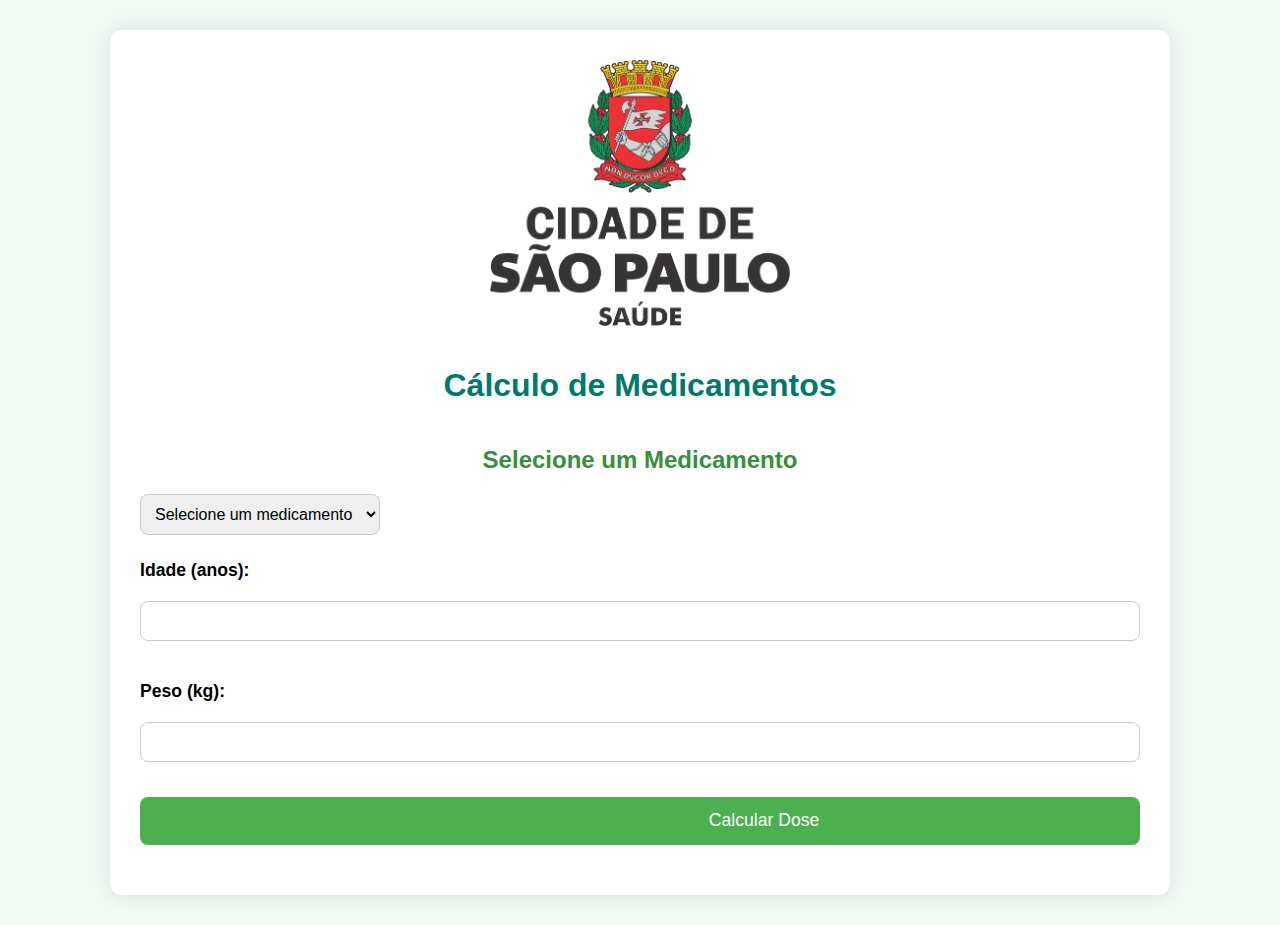
<file: Calculadora PEP/Calculadora Medicação 02.27.25/index.html>
<!DOCTYPE html>
<html lang="pt-br">
<head>
    <meta charset="UTF-8">
    <meta name="viewport" content="width=device-width, initial-scale=1.0">
    <title>Cálculo de Medicamentos - E-saúde</title>

    <link rel="icon" href="./Imagens/favicon.png" type="image/x-icon"> 

    <link href="https://fonts.googleapis.com/icon?family=Material+Icons" rel="stylesheet">
    <link rel="stylesheet" href="style.css"> 
    <link rel="stylesheet" href="style-mobile.css" media="screen and (max-width: 768px)"> 
</head>
<body>
    <div class="container">
        
        <div class="logo-container">
            <img src="./Imagens/smslogo.png" alt="Logo Prefeitura São Paulo" id="prefeitura-logo">
        </div>

        <div class="header">
            <h1>Cálculo de Medicamentos</h1>
        </div>

        
        <h2>Selecione um Medicamento</h2>
        <select id="medication-list">
            <option value="">Selecione um medicamento</option>
        </select>

        
        <form id="patient-form">
            <label for="patient-age">Idade (anos):</label>
            <input type="number" id="patient-age" required>

            <label for="patient-weight">Peso (kg):</label>
            <input type="number" id="patient-weight" required>

            <button type="submit">
                <span class="material-icons">medication</span> Calcular Dose
            </button>
        </form>

        <div id="dose-result"></div>
    </div>

    <script src="script.js"></script>
</body>
</html>
</file>
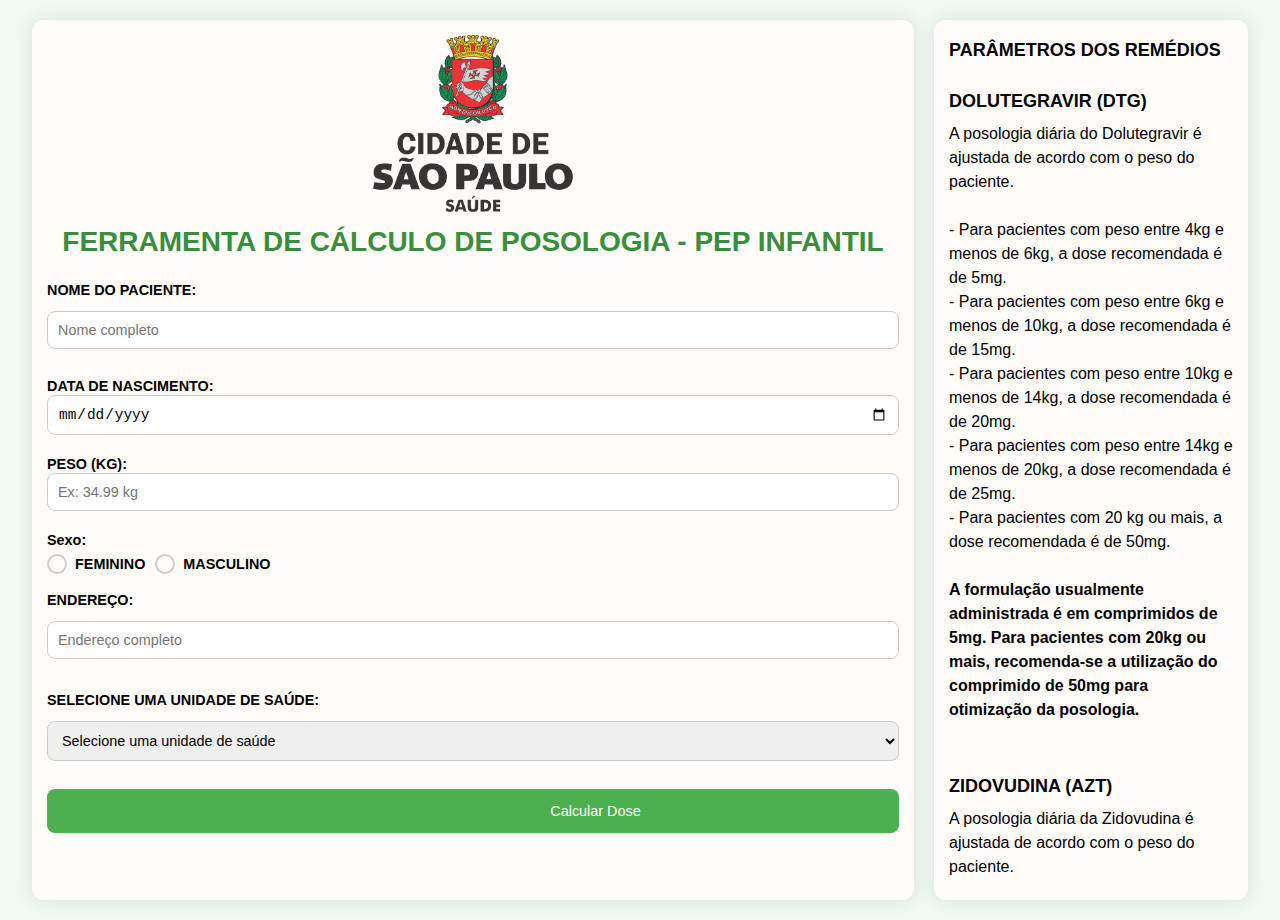
<file: Calculadora PEP/Calculadora medicação 02.28.25/Calculadora Medicação/index.html>
<!DOCTYPE html>
<html lang="pt-br">
<head>
    <meta charset="UTF-8">
    <meta name="viewport" content="width=device-width, initial-scale=1.0">
    <title>Ferramenta de Cálculo de Posologia - PEP Infantil</title>
    <link rel="icon" href="./Imagens/favicon.png" type="image/x-icon">
    <link href="https://fonts.googleapis.com/icon?family=Material+Icons" rel="stylesheet">
    <link rel="stylesheet" href="style.css">
</head>
<body>
    <div class="main-content">
        <div class="container">
            <div class="logo-container">
                <img src="./Imagens/smslogo.png" alt="Logo Prefeitura São Paulo" id="prefeitura-logo">
                <h1 class="titulo-principal">FERRAMENTA DE CÁLCULO DE POSOLOGIA - PEP INFANTIL</h1>
            </div>


            <form id="patient-form">
                <label for="patient-name">NOME DO PACIENTE:</label>
                <input type="text" id="patient-name" required placeholder="Nome completo">
                <div class="inline-fields">
                    <div class="field-group">
                        <label for="patient-dob">DATA DE NASCIMENTO:</label>
                        <input type="date" id="patient-dob" required>
                    </div>
                    <div class="field-group">
                        <label for="patient-weight">PESO (KG):</label>
                        <input type="number" id="patient-weight" step="0.01" required placeholder="Ex: 34.99 kg">
                    </div>
                    <div class="field-group gender-container">
                        <label>Sexo:</label>
                        <div class="gender-options">
                            <input type="radio" id="feminino" name="sexo" value="feminino">
                            <label for="feminino">FEMININO</label>
                            <input type="radio" id="masculino" name="sexo" value="masculino">
                            <label for="masculino">MASCULINO</label>
                        </div>
                    </div>
                </div>
                <label for="patient-address">ENDEREÇO:</label>
                <input type="text" id="patient-address" required placeholder="Endereço completo">
                <label for="health-unit">SELECIONE UMA UNIDADE DE SAÚDE:</label>
                <select id="health-unit" required>
                    <option value="">Selecione uma unidade de saúde</option>
                    <option value="UPA CIDADE TIRADENTES">UPA CIDADE TIRADENTES</option>
                    <option value="UPA ERMELINO MATARAZZO">UPA ERMELINO MATARAZZO</option>
                    <option value="UPA JULIO TUPY">UPA JULIO TUPY</option>
                    <option value="PA MUNICIPAL DR. ATUALPA GIRÃO RABELO">PA MUNICIPAL DR. ATUALPA GIRÃO RABELO</option>
                    <option value="HOSPITAL MUNICIPAL ITAQUERA/PLANALTO - PROF. DR. WALDOMIRO DE PAULA">HOSPITAL MUNICIPAL ITAQUERA/PLANALTO - PROF. DR. WALDOMIRO DE PAULA</option>
                    <option value="UPA 26 DE AGOSTO">UPA 26 DE AGOSTO</option>
                    <option value="HOSPITAL DIA - SÃO MATEUS DR HENRIQUE C GONCALVES">HOSPITAL DIA - SÃO MATEUS DR HENRIQUE C GONCALVES</option>
                    <option value="PA MUNICIPAL SÃO MATEUS II">PA MUNICIPAL SÃO MATEUS II</option>
                    <option value="UPA TITO LOPES">UPA TITO LOPES</option>
                    <option value="HOSPITAL MUNICIPAL SÃO MIGUEL - TIDE SETUBAL">HOSPITAL MUNICIPAL SÃO MIGUEL - TIDE SETUBAL</option>
                    <option value="PA MUNICIPAL GLÓRIA RODRIGUES DOS SANTOS BONFIM">PA MUNICIPAL GLÓRIA RODRIGUES DOS SANTOS BONFIM</option>
                    <option value="UPA Jardim Helena">UPA Jardim Helena </option>

                </select>
                <button type="submit">
                    <span class="material-icons">medication</span> Calcular Dose
                </button>
            </form>
            <div id="recipe-modal" class="modal">
                <div class="modal-content">
                    <div class="modal-header">
                        <span class="close">&times;</span>
                        <h2>Receita Médica</h2>
                    </div>
                    <div class="modal-body" id="recipe-result">
                        <div class="header">
                            <img src="./Imagens/smslogo.png" alt="Logo Prefeitura São Paulo" id="prefeitura-logo-recipe">
                            <p id="health-unit-recipe"></p>
                        </div>
                        <div class="patient-info">
                            <p><strong>Nome:</strong> <span id="patient-name-recipe"></span></p>
                            <p><strong>Idade:</strong> <span id="patient-age-recipe"></span> meses</p>
                            <p><strong>Peso:</strong> <span id="patient-weight-recipe"></span> kg</p>
                            <p><strong>Endereço:</strong> <span id="patient-address-recipe"></span></p>
                            <p><strong>Sexo:</strong> <span id="patient-gender-recipe"></span></p>
                        </div>
                        <div class="prescription">
                            <h3>Prescrição</h3>
                            <ul id="medication-list-recipe">
                            </ul>
                        </div>
                        <div class="signature-section">
                            <div class="signature-line">
                                <span>Assinatura do Médico</span>
                            </div>
                            <div class="date">
                                <p><strong>Data:</strong> <span id="recipe-date"></span></p>
                            </div>
                        </div>
                    </div>
                </div>
            </div>
        </div>
        <div class="right-container">
            <div class="remedy-parameters">
                <h3>Parâmetros dos Remédios</h3>
            </div>

            <div class="remedy-1">
                <h3>Dolutegravir (DTG)</h3>
<p>
    A posologia diária do Dolutegravir é ajustada de acordo com o peso do paciente.<br><br>
    - Para pacientes com peso entre 4kg e menos de 6kg, a dose recomendada é de 5mg.<br>
    - Para pacientes com peso entre 6kg e menos de 10kg, a dose recomendada é de 15mg.<br>
    - Para pacientes com peso entre 10kg e menos de 14kg, a dose recomendada é de 20mg.<br>
    - Para pacientes com peso entre 14kg e menos de 20kg, a dose recomendada é de 25mg.<br>
    - Para pacientes com 20 kg ou mais, a dose recomendada é de 50mg.<br><br>
    <strong>A formulação usualmente administrada é em comprimidos de 5mg. Para pacientes com 20kg ou mais, recomenda-se a utilização do comprimido de 50mg para otimização da posologia.</strong><br><br>
</p>
            </div>

            <div class="remedy-2">
                <h3>Zidovudina (AZT)</h3>
                <p>
                    A posologia diária da Zidovudina é ajustada de acordo com o peso do paciente.<br><br>
                    - Para pacientes com peso entre 4kg e 9kg, a dose recomendada é de 12mg/kg a cada 12 horas.<br>
                    - Para pacientes com peso entre 9kg e 30kg, a dose recomendada é de 9mg/kg a cada 12 horas.<br>
                    - Para pacientes com 30kg ou mais, recomenda-se a administração de 300 mg a cada 12 horas.<br><br>
                    <strong>A solução oral é administrada na concentração de 10mg/mL. Para pacientes com 30kg ou mais, recomenda-se a administração de 300mg (três comprimidos de 100mg) a cada 12 horas.</strong><br><br>
                </p>

            </div>

            <div class="remedy-3">
                <h3>Lamivudina (3TC)</h3>
                <p>
                    A posologia diária da Lamivudina é ajustada de acordo com o peso do paciente.<br><br>
                    - A dose recomendada é de 4mg/kg de peso corporal, administrada a cada 12 horas.<br><br>
                    <strong>A solução oral é administrada na concentração de 10mg/mL.</strong><br><br>
                </p>
            </div>
            <div class="source">
                <h3>Fonte: </h3>
                <a href="https://www.gov.br/aids/pt-br/central-de-conteudo/pcdts/copy3_of_PCDT_PEP_interativo.pdf">PCDT PARA PROFILAXIA PÓS-EXPOSIÇÃO (PEP) DE RISCO À INFECÇÃO PELO HIV, IST E HEPATITES VIRAIS</a><br>
                <a href="https://azt.aids.gov.br/documentos/siclom_operacional/Solicita%C3%A7%C3%A3o_Medicamentos_PEP_NOVEMBRO__2024NOVO%20MODELO_Com_pront.pdf">FORMULÁRIO DE SOLICITAÇÃO DE MEDICAMENTOS - PEP</a>
            </div>
        </div>
    </div>
    <script src="script.js"></script>
</body>
</html>
</file>
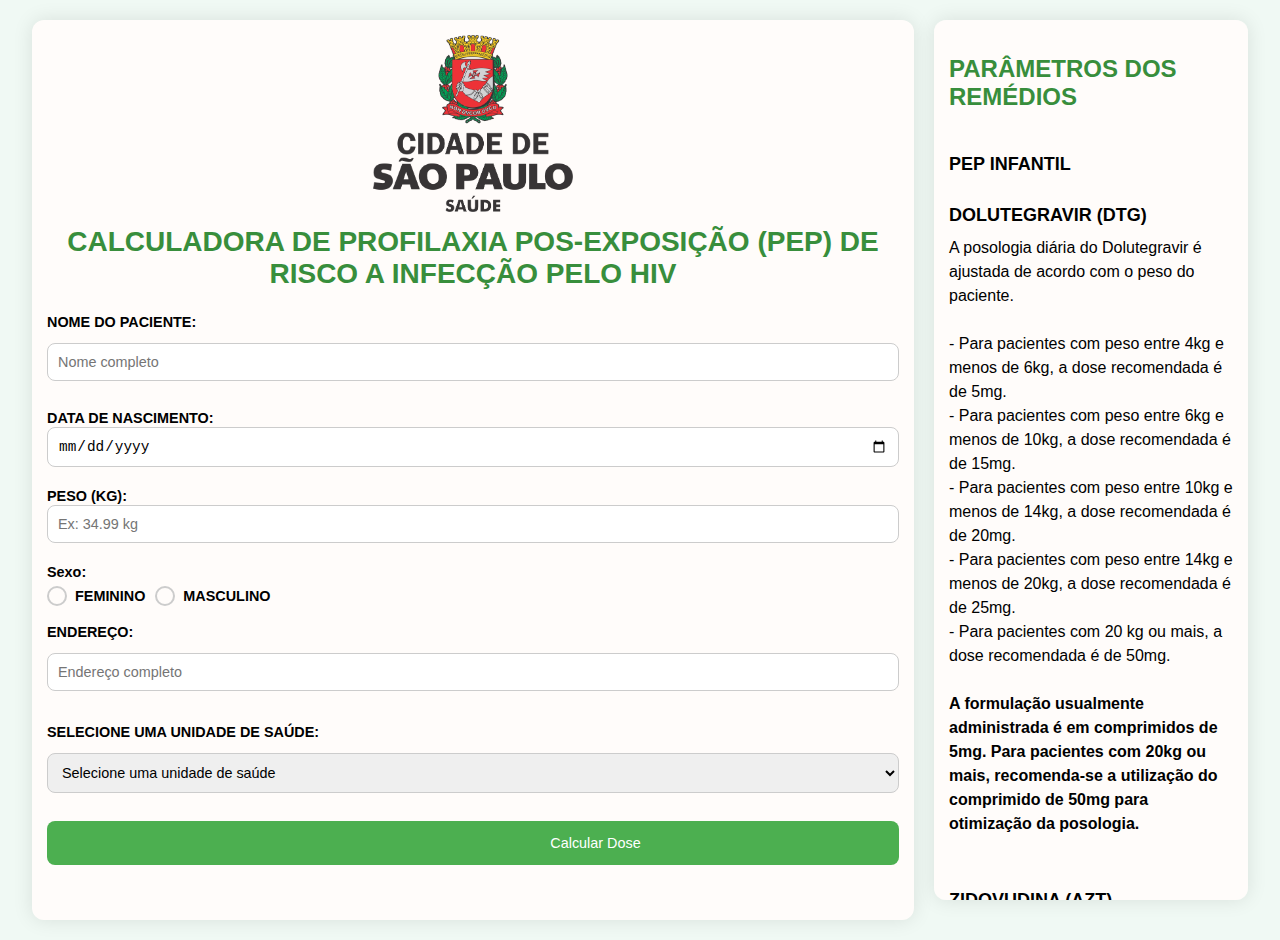
<file: Calculadora PEP/Calculadora medicação 02.29.25/Calculadora Medicação/index.html>
<!DOCTYPE html>
<html lang="pt-br">
<head>
    <meta charset="UTF-8">
    <meta name="viewport" content="width=device-width, initial-scale=1.0">
    <title>CALCULADORA DE PROFILAXIA POS-EXPOSIÇÃO (PEP) DE RISCO A INFECÇÃO PELO HIV</title>
    <link rel="icon" href="./Imagens/favicon.png" type="image/x-icon">
    <link href="https://fonts.googleapis.com/icon?family=Material+Icons" rel="stylesheet">
    <link rel="stylesheet" href="style.css">
</head>
<body>
    <div class="main-content">
        <div class="container">
            <div class="logo-container">
                <img src="./Imagens/smslogo.png" alt="Logo Prefeitura São Paulo" id="prefeitura-logo">
                <h1 class="titulo-principal">CALCULADORA DE PROFILAXIA POS-EXPOSIÇÃO (PEP) DE RISCO A INFECÇÃO PELO HIV</h1>
            </div>
            
            <form id="patient-form">
                <label for="patient-name">NOME DO PACIENTE:</label>
                <input type="text" id="patient-name" required placeholder="Nome completo">
                <div class="inline-fields">
                    <div class="field-group">
                        <label for="patient-dob">DATA DE NASCIMENTO:</label>
                        <input type="date" id="patient-dob" required>
                    </div>                    
                    <div class="field-group">
                        <label for="patient-weight">PESO (KG):</label>
                        <input type="number" id="patient-weight" step="0.01" required placeholder="Ex: 34.99 kg">
                    </div>
                    <div class="field-group gender-container">
                        <label>Sexo:</label>
                        <div class="gender-options">
                            <input type="radio" id="feminino" name="sexo" value="feminino">
                            <label for="feminino">FEMININO</label>
                            <input type="radio" id="masculino" name="sexo" value="masculino">
                            <label for="masculino">MASCULINO</label>
                        </div>
                    </div>
                </div>
                <label for="patient-address">ENDEREÇO:</label>
                <input type="text" id="patient-address" required placeholder="Endereço completo">
                <label for="health-unit">SELECIONE UMA UNIDADE DE SAÚDE:</label>
                <select id="health-unit" required>
                    <option value="">Selecione uma unidade de saúde</option>
                    <option value="UPA CIDADE TIRADENTES">UPA CIDADE TIRADENTES</option>
                    <option value="UPA ERMELINO MATARAZZO">UPA ERMELINO MATARAZZO</option>
                    <option value="UPA JULIO TUPY">UPA JULIO TUPY</option>
                    <option value="PA MUNICIPAL DR. ATUALPA GIRÃO RABELO">PA MUNICIPAL DR. ATUALPA GIRÃO RABELO</option>
                    <option value="HOSPITAL MUNICIPAL ITAQUERA/PLANALTO - PROF. DR. WALDOMIRO DE PAULA">HOSPITAL MUNICIPAL ITAQUERA/PLANALTO - PROF. DR. WALDOMIRO DE PAULA</option>
                    <option value="UPA 26 DE AGOSTO">UPA 26 DE AGOSTO</option>
                    <option value="HOSPITAL DIA - SÃO MATEUS DR HENRIQUE C GONCALVES">HOSPITAL DIA - SÃO MATEUS DR HENRIQUE C GONCALVES</option>
                    <option value="PA MUNICIPAL SÃO MATEUS II">PA MUNICIPAL SÃO MATEUS II</option>
                    <option value="UPA TITO LOPES">UPA TITO LOPES</option>
                    <option value="HOSPITAL MUNICIPAL SÃO MIGUEL - TIDE SETUBAL">HOSPITAL MUNICIPAL SÃO MIGUEL - TIDE SETUBAL</option>
                    <option value="PA MUNICIPAL GLÓRIA RODRIGUES DOS SANTOS BONFIM">PA MUNICIPAL GLÓRIA RODRIGUES DOS SANTOS BONFIM</option>
                    <option value="UPA JARDIM HELENA">UPA JARDIM HELENA</option>
                </select>
                <button type="submit">
                    <span class="material-icons">medication</span> Calcular Dose
                </button>
            </form>
            <div id="recipe-modal" class="modal">
                <div class="modal-content">
                    <div class="modal-header">
                        <span class="close">&times;</span>
                        <h2>Receita Médica</h2>
                    </div>
                    <div class="modal-body" id="recipe-result">
                        <div class="header">
                            <img src="./Imagens/smslogo.png" alt="Logo Prefeitura São Paulo" id="prefeitura-logo-recipe">
                            <p id="health-unit-recipe"></p>
                        </div>
                        <div class="patient-info">
                            <p><strong>Nome:</strong> <span id="patient-name-recipe"></span></p>
                            <p><strong>Idade:</strong> <span id="patient-age-recipe"></span> meses</p>
                            <p><strong>Peso:</strong> <span id="patient-weight-recipe"></span> kg</p>
                            <p><strong>Endereço:</strong> <span id="patient-address-recipe"></span></p>
                            <p><strong>Sexo:</strong> <span id="patient-gender-recipe"></span></p>
                        </div>
                        <div class="prescription">
                            <h3>Prescrição</h3>
                            <ul id="medication-list-recipe">
                            </ul>
                        </div>
                        <div class="signature-section">
                            <div class="date">
                              <p><strong>DATA:</strong> 28/02/2025 - SÃO PAULO, SP</p>
                            </div>
                            <div class="signature-line">
                              <span>ASSINATURA DO MÉDICO</span>
                            </div>
                          </div>
                    </div>
                </div>
            </div>
        </div>
        <div class="right-container">
            <div class="remedy-parameters">
                <h2>PARÂMETROS DOS REMÉDIOS</h2><br>
                <h3>PEP Infantil</h3>
            </div>
        
            <div class="remedy-1">
                <h3>Dolutegravir (DTG)</h3>
                <p>
                    A posologia diária do Dolutegravir é ajustada de acordo com o peso do paciente.<br><br>
                    - Para pacientes com peso entre 4kg e menos de 6kg, a dose recomendada é de 5mg.<br>
                    - Para pacientes com peso entre 6kg e menos de 10kg, a dose recomendada é de 15mg.<br>
                    - Para pacientes com peso entre 10kg e menos de 14kg, a dose recomendada é de 20mg.<br>
                    - Para pacientes com peso entre 14kg e menos de 20kg, a dose recomendada é de 25mg.<br>
                    - Para pacientes com 20 kg ou mais, a dose recomendada é de 50mg.<br><br>
                    <strong>A formulação usualmente administrada é em comprimidos de 5mg. Para pacientes com 20kg ou mais, recomenda-se a utilização do comprimido de 50mg para otimização da posologia.</strong><br><br>
                </p>
            </div>
        
            <div class="remedy-2">
                <h3>Zidovudina (AZT)</h3>
                <p>
                    A posologia diária da Zidovudina é ajustada de acordo com o peso do paciente.<br><br>
                    - Para pacientes com peso entre 4kg e 9kg, a dose recomendada é de 12mg/kg a cada 12 horas.<br>
                    - Para pacientes com peso entre 9kg e 30kg, a dose recomendada é de 9mg/kg a cada 12 horas.<br>
                    - Para pacientes com 30kg ou mais, recomenda-se a administração de 300 mg a cada 12 horas.<br><br>
                    <strong>A solução oral é administrada na concentração de 10mg/mL. Para pacientes com 30kg ou mais, recomenda-se a administração de 300mg (três comprimidos de 100mg) a cada 12 horas.</strong><br><br>
                </p>
            </div>
        
            <div class="remedy-3">
                <h3>Lamivudina (3TC)</h3>
                <p>
                    A posologia diária da Lamivudina é ajustada de acordo com o peso do paciente.<br><br>
                    - A dose recomendada é de 4mg/kg de peso corporal, administrada a cada 12 horas.<br><br>
                    <strong>A solução oral é administrada na concentração de 10mg/mL.</strong><br><br>
                </p>
            </div>

            <div class="remedy-4">
                <h3>PEP Adulto</h3>
                <p>
                    A posologia do esquema PEP adulto é definida conforme os protocolos clínicos vigentes, estabelecendo-se da seguinte forma: <br><br>
                    - Recomenda-se a administração, via oral, de 1 comprimido de TENOFOVIR (TDF) 300MG ou de LAMIVUDINA (3TC) 300MG, uma vez ao dia, durante 28 dias;<br><br>
                    - Adicionalmente, recomenda-se a administração, via oral, de 1 comprimido de DOLUTEGRAVIR (DTG) 50MG, uma vez ao dia, durante 28 dias.<br><br>
                </p>
            </div>

            <div class="source">
                <h3>Fonte: </h3>
                <a href="https://www.gov.br/aids/pt-br/central-de-conteudo/pcdts/copy3_of_PCDT_PEP_interativo.pdf">PCDT PARA PROFILAXIA PÓS-EXPOSIÇÃO (PEP) DE RISCO À INFECÇÃO PELO HIV, IST E HEPATITES VIRAIS</a><br>
                <a href="https://azt.aids.gov.br/documentos/siclom_operacional/Solicita%C3%A7%C3%A3o_Medicamentos_PEP_NOVEMBRO__2024NOVO%20MODELO_Com_pront.pdf">FORMULÁRIO DE SOLICITAÇÃO DE MEDICAMENTOS - PEP</a>
            </div>
        </div>
    </div>
    <script src="script.js"></script>
</body>
</html>
</file>
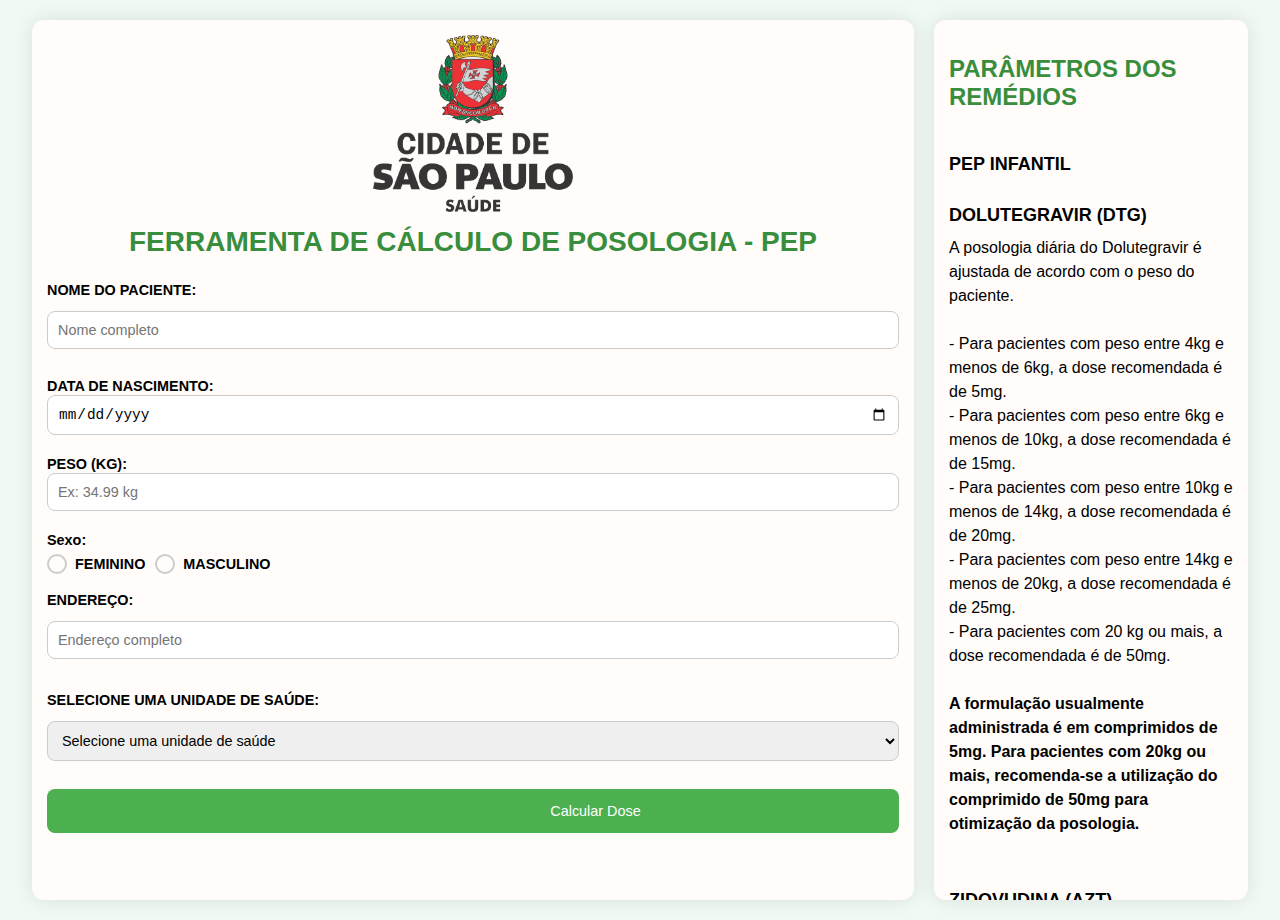
<file: Calculadora PEP/Calculadora medicação 03.06.25/Calculadora Medicação/FCP PEP.html>
<!DOCTYPE html>
<html lang="pt-br">
<head>
    <meta charset="UTF-8">
    <meta name="viewport" content="width=device-width, initial-scale=1.0">
    <title>Ferramenta de Cálculo de Posologia - PEP</title>
    <link rel="icon" href="./Imagens/favicon.png" type="image/x-icon">
    <link href="https://fonts.googleapis.com/icon?family=Material+Icons" rel="stylesheet">
    <link rel="stylesheet" href="style.css">
</head>
<body>
    <div class="main-content">
        <div class="container">
            <div class="logo-container">
                <img src="./Imagens/smslogo.png" alt="Logo Prefeitura São Paulo" id="prefeitura-logo">
                <h1 class="titulo-principal">FERRAMENTA DE CÁLCULO DE POSOLOGIA - PEP</h1>
            </div>
            
            <form id="patient-form">
                <label for="patient-name">NOME DO PACIENTE:</label>
                <input type="text" id="patient-name" required placeholder="Nome completo">
                <div class="inline-fields">
                    <div class="field-group">
                        <label for="patient-dob">DATA DE NASCIMENTO:</label>
                        <input type="date" id="patient-dob" required>
                    </div>                    
                    <div class="field-group">
                        <label for="patient-weight">PESO (KG):</label>
                        <input type="number" id="patient-weight" step="0.01" required placeholder="Ex: 34.99 kg">
                    </div>
                    <div class="field-group gender-container">
                        <label>Sexo:</label>
                        <div class="gender-options">
                            <input type="radio" id="feminino" name="sexo" value="feminino">
                            <label for="feminino">FEMININO</label>
                            <input type="radio" id="masculino" name="sexo" value="masculino">
                            <label for="masculino">MASCULINO</label>
                        </div>
                    </div>
                </div>
                <label for="patient-address">ENDEREÇO:</label>
                <input type="text" id="patient-address" placeholder="Endereço completo">
                <label for="health-unit">SELECIONE UMA UNIDADE DE SAÚDE:</label>
                <select id="health-unit" required>
                    <option value="">Selecione uma unidade de saúde</option>
                    <option value="UPA CIDADE TIRADENTES">UPA CIDADE TIRADENTES</option>
                    <option value="UPA ERMELINO MATARAZZO">UPA ERMELINO MATARAZZO</option>
                    <option value="UPA JULIO TUPY">UPA JULIO TUPY</option>
                    <option value="PA MUNICIPAL DR. ATUALPA GIRÃO RABELO">PA MUNICIPAL DR. ATUALPA GIRÃO RABELO</option>
                    <option value="HOSPITAL MUNICIPAL ITAQUERA/PLANALTO - PROF. DR. WALDOMIRO DE PAULA">HOSPITAL MUNICIPAL ITAQUERA/PLANALTO - PROF. DR. WALDOMIRO DE PAULA</option>
                    <option value="UPA 26 DE AGOSTO">UPA 26 DE AGOSTO</option>
                    <option value="HOSPITAL DIA - SÃO MATEUS DR HENRIQUE C GONCALVES">HOSPITAL DIA - SÃO MATEUS DR HENRIQUE C GONCALVES</option>
                    <option value="PA MUNICIPAL SÃO MATEUS II">PA MUNICIPAL SÃO MATEUS II</option>
                    <option value="UPA TITO LOPES">UPA TITO LOPES</option>
                    <option value="HOSPITAL MUNICIPAL SÃO MIGUEL - TIDE SETUBAL">HOSPITAL MUNICIPAL SÃO MIGUEL - TIDE SETUBAL</option>
                    <option value="PA MUNICIPAL GLÓRIA RODRIGUES DOS SANTOS BONFIM">PA MUNICIPAL GLÓRIA RODRIGUES DOS SANTOS BONFIM</option>
                    <option value="UPA JARDIM HELENA">UPA JARDIM HELENA</option>
                </select>
                <button type="submit">
                    <span class="material-icons">medication</span> Calcular Dose
                </button>
            </form>
            <div id="recipe-modal" class="modal">
                <div class="modal-content">
                    <div class="modal-header">
                        <span class="close">&times;</span>
                        <h2>Receita Médica</h2>
                    </div>
                    <div class="modal-body" id="recipe-result">
                        <div class="header">
                            <img src="./Imagens/smslogo.png" alt="Logo Prefeitura São Paulo" id="prefeitura-logo-recipe">
                            <p id="health-unit-recipe"></p>
                        </div>
                        <div class="patient-info">
                            <p><strong>Nome:</strong> <span id="patient-name-recipe"></span></p>
                            <p><strong>Idade:</strong> <span id="patient-age-recipe"></span> meses</p>
                            <p><strong>Peso:</strong> <span id="patient-weight-recipe"></span> kg</p>
                            <p><strong>Endereço:</strong> <span id="patient-address-recipe"></span></p>
                            <p><strong>Sexo:</strong> <span id="patient-gender-recipe"></span></p>
                        </div>
                        <div class="prescription">
                            <h3>Prescrição</h3>
                            <ul id="medication-list-recipe">
                            </ul>
                        </div>
                        <div class="signature-section">
                            <div class="date">
                              <p><strong>DATA:</strong> 28/02/2025 - SÃO PAULO, SP</p>
                            </div>
                            <div class="signature-line">
                              <span>ASSINATURA DO MÉDICO</span>
                            </div>
                          </div>
                    </div>
                </div>
            </div>
        </div>
        <div class="right-container">
            <div class="remedy-parameters">
                <h2>PARÂMETROS DOS REMÉDIOS</h2><br>
                <h3>PEP Infantil</h3>
            </div>
        
            <div class="remedy-1">
                <h3>Dolutegravir (DTG)</h3>
                <p>
                    A posologia diária do Dolutegravir é ajustada de acordo com o peso do paciente.<br><br>
                    - Para pacientes com peso entre 4kg e menos de 6kg, a dose recomendada é de 5mg.<br>
                    - Para pacientes com peso entre 6kg e menos de 10kg, a dose recomendada é de 15mg.<br>
                    - Para pacientes com peso entre 10kg e menos de 14kg, a dose recomendada é de 20mg.<br>
                    - Para pacientes com peso entre 14kg e menos de 20kg, a dose recomendada é de 25mg.<br>
                    - Para pacientes com 20 kg ou mais, a dose recomendada é de 50mg.<br><br>
                    <strong>A formulação usualmente administrada é em comprimidos de 5mg. Para pacientes com 20kg ou mais, recomenda-se a utilização do comprimido de 50mg para otimização da posologia.</strong><br><br>
                </p>
            </div>
        
            <div class="remedy-2">
                <h3>Zidovudina (AZT)</h3>
                <p>
                    A posologia diária da Zidovudina é ajustada de acordo com o peso do paciente.<br><br>
                    - Para pacientes com peso entre 4kg e 9kg, a dose recomendada é de 12mg/kg a cada 12 horas.<br>
                    - Para pacientes com peso entre 9kg e 30kg, a dose recomendada é de 9mg/kg a cada 12 horas.<br>
                    - Para pacientes com 30kg ou mais, recomenda-se a administração de 300 mg a cada 12 horas.<br><br>
                    <strong>A solução oral é administrada na concentração de 10mg/mL. Para pacientes com 30kg ou mais, recomenda-se a administração de 300mg (três comprimidos de 100mg) a cada 12 horas.</strong><br><br>
                </p>
            </div>
        
            <div class="remedy-3">
                <h3>Lamivudina (3TC)</h3>
                <p>
                    A posologia diária da Lamivudina é ajustada de acordo com o peso do paciente.<br><br>
                    - A dose recomendada é de 4mg/kg de peso corporal, administrada a cada 12 horas.<br><br>
                    <strong>A solução oral é administrada na concentração de 10mg/mL.</strong><br><br>
                </p>
            </div>

            <div class="remedy-4">
                <h3>PEP Adulto</h3>
                <p>
                    A posologia do esquema PEP adulto é definida conforme os protocolos clínicos vigentes, estabelecendo-se da seguinte forma: <br><br>
                    - Recomenda-se a administração, via oral, de 1 comprimido de TENOFOVIR (TDF) 300MG/LAMIVUDINA (3TC) 300MG, uma vez ao dia, durante 28 dias;<br><br>
                    - Adicionalmente, recomenda-se a administração, via oral, de 1 comprimido de DOLUTEGRAVIR (DTG) 50MG, uma vez ao dia, durante 28 dias.<br><br>
                </p>
            </div>

            <div class="source">
                <h3>Fonte: </h3>
                <a href="https://www.gov.br/aids/pt-br/central-de-conteudo/pcdts/copy3_of_PCDT_PEP_interativo.pdf">PCDT PARA PROFILAXIA PÓS-EXPOSIÇÃO (PEP) DE RISCO À INFECÇÃO PELO HIV, IST E HEPATITES VIRAIS</a><br>
                <a href="https://azt.aids.gov.br/documentos/siclom_operacional/Solicita%C3%A7%C3%A3o_Medicamentos_PEP_NOVEMBRO__2024NOVO%20MODELO_Com_pront.pdf">FORMULÁRIO DE SOLICITAÇÃO DE MEDICAMENTOS - PEP</a>
            </div>
        </div>
    </div>
    <script src="script.js"></script>
</body>
</html>
</file>
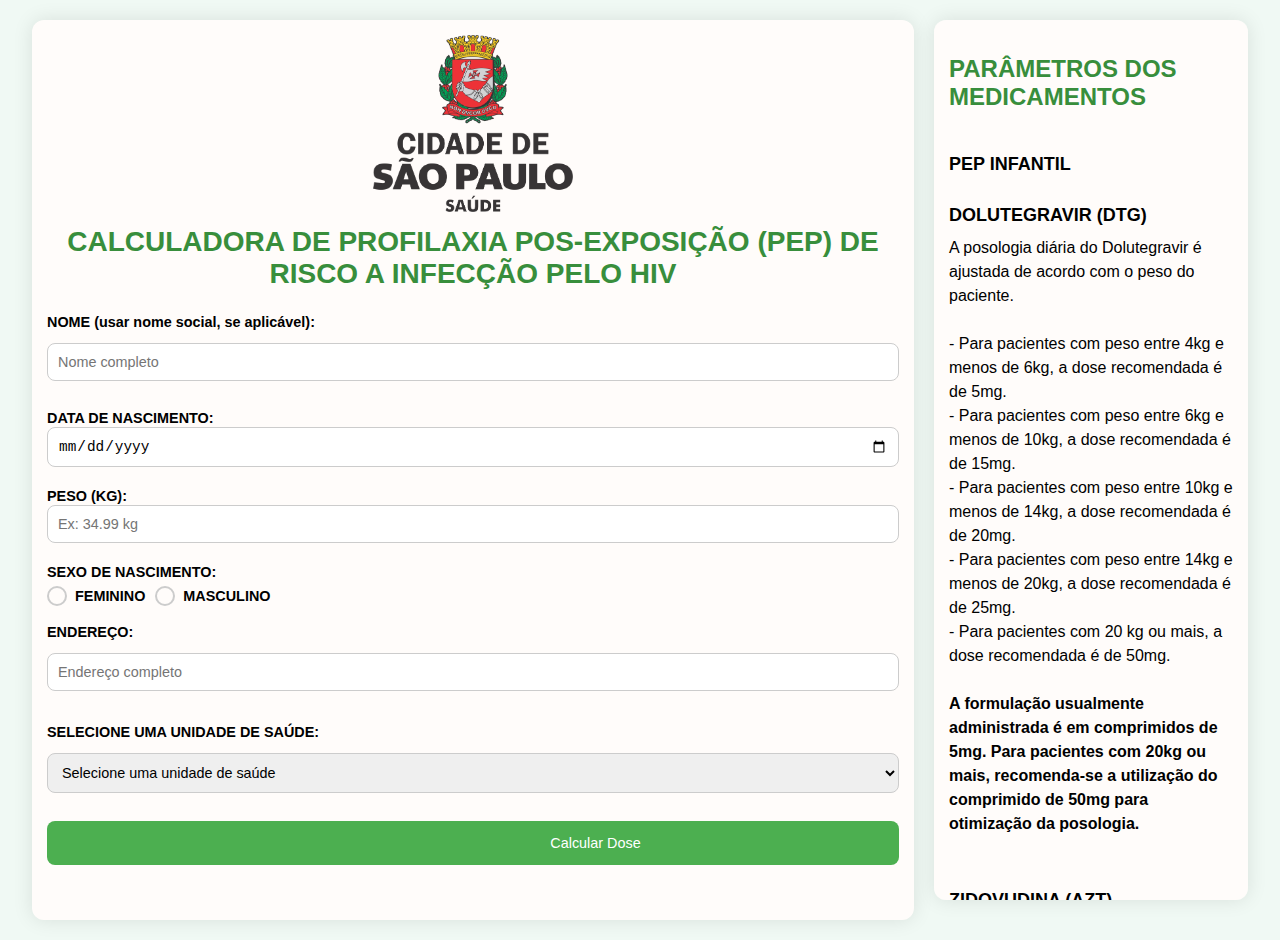
<file: Calculadora PEP/Calculadora medicação 03.10.25/Calculadora Medicação/FCP PEP.html>
<!DOCTYPE html>
<html lang="pt-br">
<head>
    <meta charset="UTF-8">
    <meta name="viewport" content="width=device-width, initial-scale=1.0">
    <title>CALCULADORA DE PROFILAXIA POS-EXPOSIÇÃO (PEP) DE RISCO A INFECÇÃO PELO HIV</title>
    <link rel="icon" href="./Imagens/favicon.png" type="image/x-icon">
    <link href="https://fonts.googleapis.com/icon?family=Material+Icons" rel="stylesheet">
    <link rel="stylesheet" href="style.css">
</head>
<body>
    <div class="main-content">
        <div class="container">
            <div class="logo-container">
                <img src="./Imagens/smslogo.png" alt="Logo Prefeitura São Paulo" id="prefeitura-logo">
                <h1 class="titulo-principal">CALCULADORA DE PROFILAXIA POS-EXPOSIÇÃO (PEP) DE RISCO A INFECÇÃO PELO HIV</h1>
            </div>
            
            <form id="patient-form">
                <label for="patient-name">NOME (usar nome social, se aplicável):</label>
                <input type="text" id="patient-name" required placeholder="Nome completo">
                <div class="inline-fields">
                    <div class="field-group">
                        <label for="patient-dob">DATA DE NASCIMENTO:</label>
                        <input type="date" id="patient-dob" required>
                    </div>                    
                    <div class="field-group">
                        <label for="patient-weight">PESO (KG):</label>
                        <input type="number" id="patient-weight" step="0.01" required placeholder="Ex: 34.99 kg">
                    </div>
                    <div class="field-group gender-container">
                        <label>SEXO DE NASCIMENTO:</label>
                        <div class="gender-options">
                            <input type="radio" id="feminino" name="sexo" value="feminino">
                            <label for="feminino">FEMININO</label>
                            <input type="radio" id="masculino" name="sexo" value="masculino">
                            <label for="masculino">MASCULINO</label>
                        </div>
                    </div>
                </div>
                <label for="patient-address">ENDEREÇO:</label>
                <input type="text" id="patient-address" placeholder="Endereço completo">
                <label for="health-unit">SELECIONE UMA UNIDADE DE SAÚDE:</label>
                <select id="health-unit" required>
                    <option value="">Selecione uma unidade de saúde</option>
                    <option value="UPA CIDADE TIRADENTES">UPA CIDADE TIRADENTES</option>
                    <option value="UPA ERMELINO MATARAZZO">UPA ERMELINO MATARAZZO</option>
                    <option value="UPA JULIO TUPY">UPA JULIO TUPY</option>
                    <option value="PA MUNICIPAL DR. ATUALPA GIRÃO RABELO">PA MUNICIPAL DR. ATUALPA GIRÃO RABELO</option>
                    <option value="HOSPITAL MUNICIPAL ITAQUERA/PLANALTO - PROF. DR. WALDOMIRO DE PAULA">HOSPITAL MUNICIPAL ITAQUERA/PLANALTO - PROF. DR. WALDOMIRO DE PAULA</option>
                    <option value="UPA 26 DE AGOSTO">UPA 26 DE AGOSTO</option>
                    <option value="HOSPITAL DIA - SÃO MATEUS DR HENRIQUE C GONCALVES">HOSPITAL DIA - SÃO MATEUS DR HENRIQUE C GONCALVES</option>
                    <option value="PA MUNICIPAL SÃO MATEUS II">PA MUNICIPAL SÃO MATEUS II</option>
                    <option value="UPA TITO LOPES">UPA TITO LOPES</option>
                    <option value="HOSPITAL MUNICIPAL SÃO MIGUEL - TIDE SETUBAL">HOSPITAL MUNICIPAL SÃO MIGUEL - TIDE SETUBAL</option>
                    <option value="PA MUNICIPAL GLÓRIA RODRIGUES DOS SANTOS BONFIM">PA MUNICIPAL GLÓRIA RODRIGUES DOS SANTOS BONFIM</option>
                    <option value="UPA JARDIM HELENA">UPA JARDIM HELENA</option>
                </select>
                <button type="submit">
                    <span class="material-icons">medication</span> Calcular Dose
                </button>
            </form>
            <div id="recipe-modal" class="modal">
                <div class="modal-content">
                    <div class="modal-header">
                        <span class="close">&times;</span>
                        <h2>Receita Médica</h2>
                    </div>
                    <div class="modal-body" id="recipe-result">
                        <div class="header">
                            <img src="./Imagens/smslogo.png" alt="Logo Prefeitura São Paulo" id="prefeitura-logo-recipe">
                            <p id="health-unit-recipe"></p>
                        </div>
                        <div class="patient-info">
                            <p><strong>Nome:</strong> <span id="patient-name-recipe"></span></p>
                            <p><strong>Idade:</strong> <span id="patient-age-recipe"></span> meses</p>
                            <p><strong>Peso:</strong> <span id="patient-weight-recipe"></span> kg</p>
                            <p><strong>Endereço:</strong> <span id="patient-address-recipe"></span></p>
                            <p><strong>Sexo:</strong> <span id="patient-gender-recipe"></span></p>
                        </div>
                        <div class="prescription">
                            <h3>Prescrição</h3>
                            <ul id="medication-list-recipe">
                            </ul>
                        </div>
                        <div class="signature-section">
                            <div class="date">
                              <p><strong>DATA:</strong> 28/02/2025 - SÃO PAULO, SP</p>
                            </div>
                            <div class="signature-line">
                              <span>ASSINATURA DO MÉDICO</span>
                            </div>
                          </div>
                    </div>
                </div>
            </div>
        </div>
        <div class="right-container">
            <div class="remedy-parameters">
                <h2>PARÂMETROS DOS MEDICAMENTOS</h2><br>
                <h3>PEP Infantil</h3>
            </div>
        
            <div class="remedy-1">
                <h3>Dolutegravir (DTG)</h3>
                <p>
                    A posologia diária do Dolutegravir é ajustada de acordo com o peso do paciente.<br><br>
                    - Para pacientes com peso entre 4kg e menos de 6kg, a dose recomendada é de 5mg.<br>
                    - Para pacientes com peso entre 6kg e menos de 10kg, a dose recomendada é de 15mg.<br>
                    - Para pacientes com peso entre 10kg e menos de 14kg, a dose recomendada é de 20mg.<br>
                    - Para pacientes com peso entre 14kg e menos de 20kg, a dose recomendada é de 25mg.<br>
                    - Para pacientes com 20 kg ou mais, a dose recomendada é de 50mg.<br><br>
                    <strong>A formulação usualmente administrada é em comprimidos de 5mg. Para pacientes com 20kg ou mais, recomenda-se a utilização do comprimido de 50mg para otimização da posologia.</strong><br><br>
                </p>
            </div>
        
            <div class="remedy-2">
                <h3>Zidovudina (AZT)</h3>
                <p>
                    A posologia diária da Zidovudina é ajustada de acordo com o peso do paciente.<br><br>
                    - Para pacientes com peso entre 4kg e 9kg, a dose recomendada é de 12mg/kg a cada 12 horas.<br>
                    - Para pacientes com peso entre 9kg e 30kg, a dose recomendada é de 9mg/kg a cada 12 horas.<br>
                    - Para pacientes com 30kg ou mais, recomenda-se a administração de 300 mg a cada 12 horas.<br><br>
                    <strong>A solução oral é administrada na concentração de 10mg/mL.</strong><br><br>
                </p>
            </div>
        
            <div class="remedy-3">
                <h3>Lamivudina (3TC)</h3>
                <p>
                    A posologia diária da Lamivudina é ajustada de acordo com o peso do paciente.<br><br>
                    - A dose recomendada é de 4mg/kg de peso corporal, administrada a cada 12 horas.<br><br>
                    <strong>A solução oral é administrada na concentração de 10mg/mL.</strong><br><br>
                </p>
            </div>

            <div class="remedy-4">
                <h3>PEP Adulto</h3>
                <p>
                    A posologia do esquema PEP adulto é definida conforme os protocolos clínicos vigentes, estabelecendo-se da seguinte forma: <br><br>
                    - Recomenda-se a administração, via oral, de 1 comprimido de TENOFOVIR (TDF) 300MG/LAMIVUDINA (3TC) 300MG, uma vez ao dia, durante 28 dias;<br><br>
                    - Adicionalmente, recomenda-se a administração, via oral, de 1 comprimido de DOLUTEGRAVIR (DTG) 50MG, uma vez ao dia, durante 28 dias.<br><br>
                </p>
            </div>

            <div class="source">
                <h3>Fonte: </h3>
                <a href="https://www.gov.br/aids/pt-br/central-de-conteudo/pcdts/copy3_of_PCDT_PEP_interativo.pdf">PCDT PARA PROFILAXIA PÓS-EXPOSIÇÃO (PEP) DE RISCO À INFECÇÃO PELO HIV, IST E HEPATITES VIRAIS</a><br>
                <a href="https://azt.aids.gov.br/documentos/siclom_operacional/Solicita%C3%A7%C3%A3o_Medicamentos_PEP_NOVEMBRO__2024NOVO%20MODELO_Com_pront.pdf">FORMULÁRIO DE SOLICITAÇÃO DE MEDICAMENTOS - PEP</a>
            </div>
        </div>
    </div>
    <script src="script.js"></script>
</body>
</html>
</file>
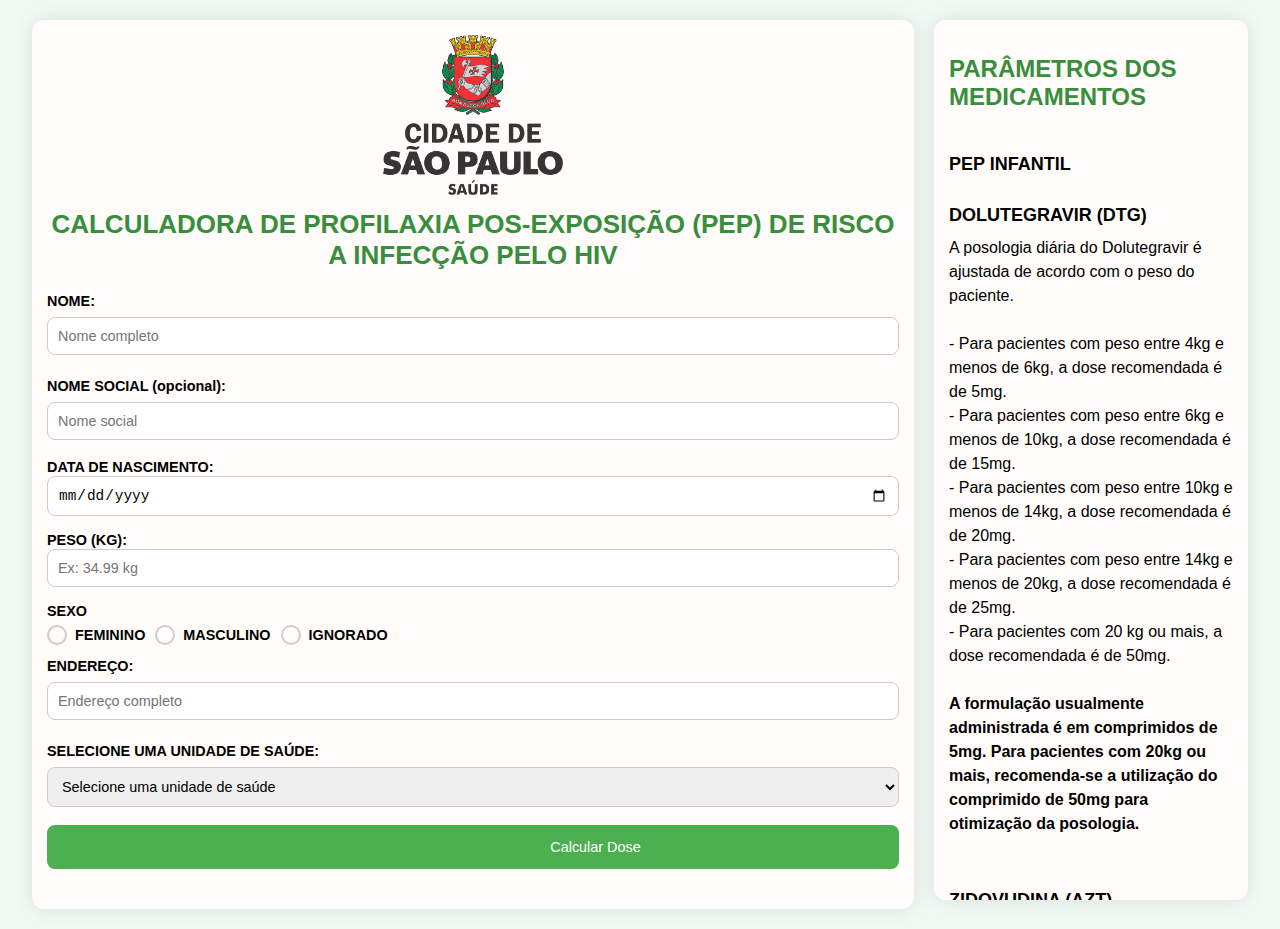
<file: Calculadora PEP/Calculadora medicação 03.17.25/Calculadora medicação/FCP PEP.html>
<!DOCTYPE html>
<html lang="pt-br">
<head>
    <meta charset="UTF-8">
    <meta name="viewport" content="width=device-width, initial-scale=1.0">
    <title>CALCULADORA DE PROFILAXIA POS-EXPOSIÇÃO (PEP) DE RISCO A INFECÇÃO PELO HIV</title>
    <link rel="icon" href="./Imagens/favicon.png" type="image/x-icon">
    <link href="https://fonts.googleapis.com/icon?family=Material+Icons" rel="stylesheet">
    <link rel="stylesheet" href="./style.css">
</head>
<body>
    <div class="main-content">
        <div class="container">
            <div class="logo-container">
                <img src="./Imagens/smslogo.png" alt="Logo Prefeitura São Paulo" id="prefeitura-logo">
                <h1 class="titulo-principal">CALCULADORA DE PROFILAXIA POS-EXPOSIÇÃO (PEP) DE RISCO A INFECÇÃO PELO HIV</h1>
            </div>
            
            <form id="patient-form">
                
                <label for="patient-name">NOME:</label>
                <input type="text" id="patient-name" required placeholder="Nome completo">
                
                <label for="patient-social-name">NOME SOCIAL (opcional):</label>
                <input type="text" id="patient-social-name" placeholder="Nome social">

                <div class="inline-fields">
                    <div class="field-group">
                        <label for="patient-dob">DATA DE NASCIMENTO:</label>
                        <input type="date" id="patient-dob" required>
                    </div>                    
                    <div class="field-group">
                        <label for="patient-weight">PESO (KG):</label>
                        <input type="number" id="patient-weight" step="0.01" required placeholder="Ex: 34.99 kg">
                    </div>

                    <div class="field-group gender-container">
                        <label>SEXO</label>
                        <div class="gender-options">
                            <input type="radio" id="feminino" name="sexo" value="feminino">
                            <label for="feminino">FEMININO</label>
                            <input type="radio" id="masculino" name="sexo" value="masculino">
                            <label for="masculino">MASCULINO</label>
                            <input type="radio" id="ignorado" name="sexo" value="ignorado">
                            <label for="ignorado">IGNORADO</label>
                        </div>
                    </div>
                </div>
                
                <label for="patient-address">ENDEREÇO:</label>
                <input type="text" id="patient-address" placeholder="Endereço completo">

                <label for="health-unit">SELECIONE UMA UNIDADE DE SAÚDE:</label>
                <select id="health-unit" required>
                    <option value="">Selecione uma unidade de saúde</option>
                    <option value="UPA CIDADE TIRADENTES">UPA CIDADE TIRADENTES</option>
                    <option value="UPA ERMELINO MATARAZZO">UPA ERMELINO MATARAZZO</option>
                    <option value="UPA JULIO TUPY">UPA JULIO TUPY</option>
                    <option value="PA MUNICIPAL DR. ATUALPA GIRÃO RABELO">PA MUNICIPAL DR. ATUALPA GIRÃO RABELO</option>
                    <option value="HOSPITAL MUNICIPAL ITAQUERA/PLANALTO - PROF. DR. WALDOMIRO DE PAULA">HOSPITAL MUNICIPAL ITAQUERA/PLANALTO - PROF. DR. WALDOMIRO DE PAULA</option>
                    <option value="UPA 26 DE AGOSTO">UPA 26 DE AGOSTO</option>
                    <option value="HOSPITAL DIA - SÃO MATEUS DR HENRIQUE C GONCALVES">HOSPITAL DIA - SÃO MATEUS DR HENRIQUE C GONCALVES</option>
                    <option value="PA MUNICIPAL SÃO MATEUS II">PA MUNICIPAL SÃO MATEUS II</option>
                    <option value="UPA TITO LOPES">UPA TITO LOPES</option>
                    <option value="HOSPITAL MUNICIPAL SÃO MIGUEL - TIDE SETUBAL">HOSPITAL MUNICIPAL SÃO MIGUEL - TIDE SETUBAL</option>
                    <option value="PA MUNICIPAL GLÓRIA RODRIGUES DOS SANTOS BONFIM">PA MUNICIPAL GLÓRIA RODRIGUES DOS SANTOS BONFIM</option>
                    <option value="UPA JARDIM HELENA">UPA JARDIM HELENA</option>
                </select>
                
                <button type="submit">
                    <span class="material-icons">medication</span> Calcular Dose
                </button>
            </form>
            <div id="recipe-modal" class="modal">
                <div class="modal-content">
                    <div class="modal-header">
                        <span class="close">&times;</span>
                        <h2>Receita Médica</h2>
                    </div>
                    <div class="modal-body" id="recipe-result">
                        <div class="header">
                            <img src="./Imagens/smslogo.png" alt="Logo Prefeitura São Paulo" id="prefeitura-logo-recipe">
                            <p id="health-unit-recipe"></p>
                        </div>
                        <div class="patient-info">
                            <p><strong>NOME:</strong> <span id="patient-name-recipe"></span></p>
                            <p><strong>NOME SOCIAL:</strong> <span id="patient-social-name-recipe"></span></p>
                            <p><strong>DATA DE NASCIMENTO:</strong> <span id="patient-age-recipe"></span></p>
                            <p><strong>PESO:</strong> <span id="patient-weight-recipe"></span> kg</p>
                            <p><strong>ENDEREÇO:</strong> <span id="patient-address-recipe"></span></p>
                            <p><strong>SEXO:</strong> <span id="patient-gender-recipe"></span></p>
                        </div>
                        <div class="prescription">
                            <h3>Prescrição</h3>
                            <ul id="medication-list-recipe">
                            </ul>
                        </div>
                        <div class="signature-section">
                            <div class="date">
                              <p><strong>DATA:</strong> 28/02/2025 - SÃO PAULO, SP</p>
                            </div>
                            <div class="signature-line">
                              <span>ASSINATURA DO MÉDICO</span>
                            </div>
                          </div>
                    </div>
                </div>
            </div>
        </div>
        <div class="right-container">
            <div class="remedy-parameters">
                <h2>PARÂMETROS DOS MEDICAMENTOS</h2><br>
                <h3>PEP Infantil</h3>
            </div>
        
            <div class="remedy-1">
                <h3>Dolutegravir (DTG)</h3>
                <p>
                    A posologia diária do Dolutegravir é ajustada de acordo com o peso do paciente.<br><br>
                    - Para pacientes com peso entre 4kg e menos de 6kg, a dose recomendada é de 5mg.<br>
                    - Para pacientes com peso entre 6kg e menos de 10kg, a dose recomendada é de 15mg.<br>
                    - Para pacientes com peso entre 10kg e menos de 14kg, a dose recomendada é de 20mg.<br>
                    - Para pacientes com peso entre 14kg e menos de 20kg, a dose recomendada é de 25mg.<br>
                    - Para pacientes com 20 kg ou mais, a dose recomendada é de 50mg.<br><br>
                    <strong>A formulação usualmente administrada é em comprimidos de 5mg. Para pacientes com 20kg ou mais, recomenda-se a utilização do comprimido de 50mg para otimização da posologia.</strong><br><br>
                </p>
            </div>
        
            <div class="remedy-2">
                <h3>Zidovudina (AZT)</h3>
                <p>
                    A posologia diária da Zidovudina é ajustada de acordo com o peso do paciente.<br><br>
                    - Para pacientes com peso entre 4kg e 9kg, a dose recomendada é de 12mg/kg a cada 12 horas.<br>
                    - Para pacientes com peso entre 9kg e 30kg, a dose recomendada é de 9mg/kg a cada 12 horas.<br>
                    - Para pacientes com 30kg ou mais, recomenda-se a administração de 300 mg a cada 12 horas.<br><br>
                    <strong>A solução oral é administrada na concentração de 10mg/mL.</strong><br><br>
                </p>
            </div>
        
            <div class="remedy-3">
                <h3>Lamivudina (3TC)</h3>
                <p>
                    A posologia diária da Lamivudina é ajustada de acordo com o peso do paciente.<br><br>
                    - A dose recomendada é de 4mg/kg de peso corporal, administrada a cada 12 horas.<br><br>
                    <strong>A solução oral é administrada na concentração de 10mg/mL.</strong><br><br>
                </p>
            </div>

            <div class="remedy-4">
                <h3>PEP Adulto</h3>
                <p>
                    A posologia do esquema PEP adulto é definida conforme os protocolos clínicos vigentes, estabelecendo-se da seguinte forma: <br><br>
                    - Recomenda-se a administração, via oral, de 1 comprimido de TENOFOVIR (TDF) 300MG/LAMIVUDINA (3TC) 300MG, uma vez ao dia, durante 28 dias;<br><br>
                    - Adicionalmente, recomenda-se a administração, via oral, de 1 comprimido de DOLUTEGRAVIR (DTG) 50MG, uma vez ao dia, durante 28 dias.<br><br>
                </p>
            </div>

            <div class="source">
                <h3>Fonte: </h3>
                <a href="https://www.gov.br/aids/pt-br/central-de-conteudo/pcdts/copy3_of_PCDT_PEP_interativo.pdf">PCDT PARA PROFILAXIA PÓS-EXPOSIÇÃO (PEP) DE RISCO À INFECÇÃO PELO HIV, IST E HEPATITES VIRAIS</a><br>
                <a href="https://azt.aids.gov.br/documentos/siclom_operacional/Solicita%C3%A7%C3%A3o_Medicamentos_PEP_NOVEMBRO__2024NOVO%20MODELO_Com_pront.pdf">FORMULÁRIO DE SOLICITAÇÃO DE MEDICAMENTOS - PEP</a>
            </div>
        </div>
    </div>
    <script src="./script.js"></script>
</body>
</html>
</file>
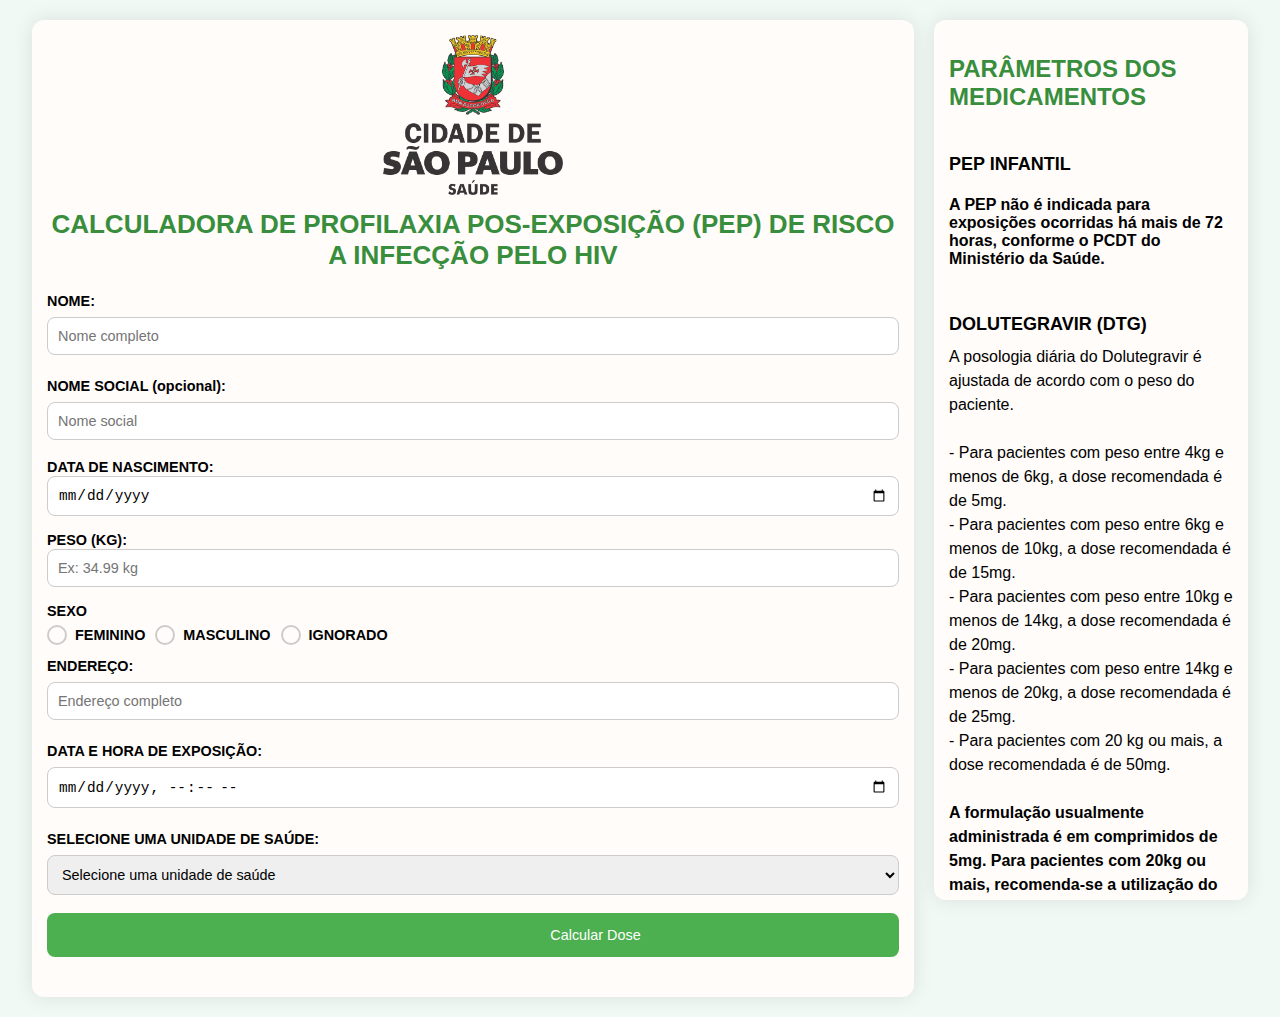
<file: Calculadora PEP/Calculadora medicação 05.16.25/Calculadora medicação/FCP PEP.html>
<!DOCTYPE html>
<html lang="pt-br">
<head>
    <meta charset="UTF-8">
    <meta name="viewport" content="width=device-width, initial-scale=1.0">
    <title>CALCULADORA DE PROFILAXIA POS-EXPOSIÇÃO (PEP) DE RISCO A INFECÇÃO PELO HIV</title>
    <link rel="icon" href="./Imagens/favicon.png" type="image/x-icon">
    <link href="https://fonts.googleapis.com/icon?family=Material+Icons" rel="stylesheet">
    <link rel="stylesheet" href="./style.css">
</head>
<body>
    <div class="main-content">
        <div class="container">
            <div class="logo-container">
                <img src="./Imagens/smslogo.png" alt="Logo Prefeitura São Paulo" id="prefeitura-logo">
                <h1 class="titulo-principal">CALCULADORA DE PROFILAXIA POS-EXPOSIÇÃO (PEP) DE RISCO A INFECÇÃO PELO HIV</h1>
            </div>
            
            <form id="patient-form">
                
                <label for="patient-name">NOME:</label>
                <input type="text" id="patient-name" required placeholder="Nome completo">
                
                <label for="patient-social-name">NOME SOCIAL (opcional):</label>
                <input type="text" id="patient-social-name" placeholder="Nome social">

                <div class="inline-fields">
                    <div class="field-group">
                        <label for="patient-dob">DATA DE NASCIMENTO:</label>
                        <input type="date" id="patient-dob" required>
                    </div>                    
                    <div class="field-group">
                        <label for="patient-weight">PESO (KG):</label>
                        <input type="number" id="patient-weight" step="0.01" required placeholder="Ex: 34.99 kg">
                    </div>

                    <div class="field-group gender-container">
                        <label>SEXO</label>
                        <div class="gender-options">
                            <input type="radio" id="feminino" name="sexo" value="feminino">
                            <label for="feminino">FEMININO</label>
                            <input type="radio" id="masculino" name="sexo" value="masculino">
                            <label for="masculino">MASCULINO</label>
                            <input type="radio" id="ignorado" name="sexo" value="ignorado">
                            <label for="ignorado">IGNORADO</label>
                        </div>
                    </div>
                </div>
                
                <label for="patient-address">ENDEREÇO:</label>
                <input type="text" id="patient-address" placeholder="Endereço completo">

                <label for="exposure-datetime">DATA E HORA DE EXPOSIÇÃO:</label>
                <input type="datetime-local" id="exposure-datetime" required>

                <label for="health-unit">SELECIONE UMA UNIDADE DE SAÚDE:</label>
                <select id="health-unit" required>
                    <option value="">Selecione uma unidade de saúde</option>
                    <option value="UPA CIDADE TIRADENTES">UPA CIDADE TIRADENTES</option>
                    <option value="UPA ERMELINO MATARAZZO">UPA ERMELINO MATARAZZO</option>
                    <option value="UPA JULIO TUPY">UPA JULIO TUPY</option>
                    <option value="PA MUNICIPAL DR. ATUALPA GIRÃO RABELO">PA MUNICIPAL DR. ATUALPA GIRÃO RABELO</option>
                    <option value="HOSPITAL MUNICIPAL ITAQUERA/PLANALTO - PROF. DR. WALDOMIRO DE PAULA">HOSPITAL MUNICIPAL ITAQUERA/PLANALTO - PROF. DR. WALDOMIRO DE PAULA</option>
                    <option value="UPA 26 DE AGOSTO">UPA 26 DE AGOSTO</option>
                    <option value="HOSPITAL DIA - SÃO MATEUS DR HENRIQUE C GONCALVES">HOSPITAL DIA - SÃO MATEUS DR HENRIQUE C GONCALVES</option>
                    <option value="PA MUNICIPAL SÃO MATEUS II">PA MUNICIPAL SÃO MATEUS II</option>
                    <option value="UPA TITO LOPES">UPA TITO LOPES</option>
                    <option value="HOSPITAL MUNICIPAL SÃO MIGUEL - TIDE SETUBAL">HOSPITAL MUNICIPAL SÃO MIGUEL - TIDE SETUBAL</option>
                    <option value="PA MUNICIPAL GLÓRIA RODRIGUES DOS SANTOS BONFIM">PA MUNICIPAL GLÓRIA RODRIGUES DOS SANTOS BONFIM</option>
                    <option value="UPA JARDIM HELENA">UPA JARDIM HELENA</option>
                </select>
                
                <button type="submit">
                    <span class="material-icons">medication</span> Calcular Dose
                </button>
            </form>
            <div id="recipe-modal" class="modal">
                <div class="modal-content">
                    <div class="modal-header">
                        <span class="close">&times;</span>
                        <h2>Receita Médica</h2>
                    </div>
                    <div class="modal-body" id="recipe-result">
                        <div class="header">
                            <img src="./Imagens/smslogo.png" alt="Logo Prefeitura São Paulo" id="prefeitura-logo-recipe">
                            <p id="health-unit-recipe"></p>
                        </div>
                        <div class="patient-info">
                            <p><strong>NOME:</strong> <span id="patient-name-recipe"></span></p>
                            <p><strong>NOME SOCIAL:</strong> <span id="patient-social-name-recipe"></span></p>
                            <p><strong>DATA DE NASCIMENTO:</strong> <span id="patient-age-recipe"></span></p>
                            <p><strong>PESO:</strong> <span id="patient-weight-recipe"></span> kg</p>
                            <p><strong>ENDEREÇO:</strong> <span id="patient-address-recipe"></span></p>
                            <p><strong>SEXO:</strong> <span id="patient-gender-recipe"></span></p>
                            <p><strong>TEMPO DESDE EXPOSIÇÃO:</strong> <span id="patient-exposure-hours-recipe"></span> horas</p>
                            
                        </div>
                        <div class="prescription">
                            <h3>Prescrição</h3>
                            <ul id="medication-list-recipe"></ul>
                        </div>
                        <div class="signature-section">
                            <div class="date">
                              <p><strong>DATA:</strong> 28/02/2025 - SÃO PAULO, SP</p>
                            </div>
                            <div class="signature-line">
                              <span>ASSINATURA DO MÉDICO</span>
                            </div>
                        </div>
                    </div>
                </div>
            </div>
        </div>
        <div class="right-container">
            <div class="remedy-parameters">
                <h2>PARÂMETROS DOS MEDICAMENTOS</h2><br>
                <h3>PEP Infantil</h3>
                <p></p>
                <h4>A PEP não é indicada para exposições ocorridas há mais de 72 horas, conforme o PCDT do Ministério da Saúde.</h4>
                <p></p>
            </div>
        
            <div class="remedy-1">
                <h3>Dolutegravir (DTG)</h3>
                <p>
                    A posologia diária do Dolutegravir é ajustada de acordo com o peso do paciente.<br><br>
                    - Para pacientes com peso entre 4kg e menos de 6kg, a dose recomendada é de 5mg.<br>
                    - Para pacientes com peso entre 6kg e menos de 10kg, a dose recomendada é de 15mg.<br>
                    - Para pacientes com peso entre 10kg e menos de 14kg, a dose recomendada é de 20mg.<br>
                    - Para pacientes com peso entre 14kg e menos de 20kg, a dose recomendada é de 25mg.<br>
                    - Para pacientes com 20 kg ou mais, a dose recomendada é de 50mg.<br><br>
                    <strong>A formulação usualmente administrada é em comprimidos de 5mg. Para pacientes com 20kg ou mais, recomenda-se a utilização do comprimido de 50mg para otimização da posologia.</strong><br><br>
                </p>
            </div>
        
            <div class="remedy-2">
                <h3>Zidovudina (AZT)</h3>
                <p>
                    A posologia diária da Zidovudina é ajustada de acordo com o peso do paciente.<br><br>
                    - Para pacientes com peso entre 4kg e 9kg, a dose recomendada é de 12mg/kg a cada 12 horas.<br>
                    - Para pacientes com peso entre 9kg e 30kg, a dose recomendada é de 9mg/kg a cada 12 horas.<br>
                    - Para pacientes com 30kg ou mais, recomenda-se a administração de 300 mg a cada 12 horas.<br><br>
                    <strong>A solução oral é administrada na concentração de 10mg/mL.</strong><br><br>
                </p>
            </div>
        
            <div class="remedy-3">
                <h3>Lamivudina (3TC)</h3>
                <p>
                    A posologia diária da Lamivudina é ajustada de acordo com o peso do paciente.<br><br>
                    - A dose recomendada é de 4mg/kg de peso corporal, administrada a cada 12 horas.<br><br>
                    <strong>A solução oral é administrada na concentração de 10mg/mL.</strong><br><br>
                </p>
            </div>

            <div class="remedy-4">
                <h3>PEP Adulto</h3>
                <p>
                    A posologia do esquema PEP adulto é definida conforme os protocolos clínicos vigentes, estabelecendo-se da seguinte forma: <br><br>
                    - Recomenda-se a administração, via oral, de 1 comprimido de TENOFOVIR (TDF) 300MG/LAMIVUDINA (3TC) 300MG, uma vez ao dia, durante 28 dias;<br><br>
                    - Adicionalmente, recomenda-se a administração, via oral, de 1 comprimido de DOLUTEGRAVIR (DTG) 50MG, uma vez ao dia, durante 28 dias.<br><br>
                </p>
            </div>

            <div class="source">
                <h3>Fonte: </h3>
                <a href="https://www.gov.br/aids/pt-br/central-de-conteudo/pcdts/copy3_of_PCDT_PEP_interativo.pdf">PCDT PARA PROFILAXIA PÓS-EXPOSIÇÃO (PEP) DE RISCO À INFECÇÃO PELO HIV, IST E HEPATITES VIRAIS</a><br>
                <a href="https://azt.aids.gov.br/documentos/siclom_operacional/Solicita%C3%A7%C3%A3o_Medicamentos_PEP_NOVEMBRO__2024NOVO%20MODELO_Com_pront.pdf">FORMULÁRIO DE SOLICITAÇÃO DE MEDICAMENTOS - PEP</a>
            </div>
        </div>
    </div>
    <script src="./script.js"></script>
</body>
</html>
</file>
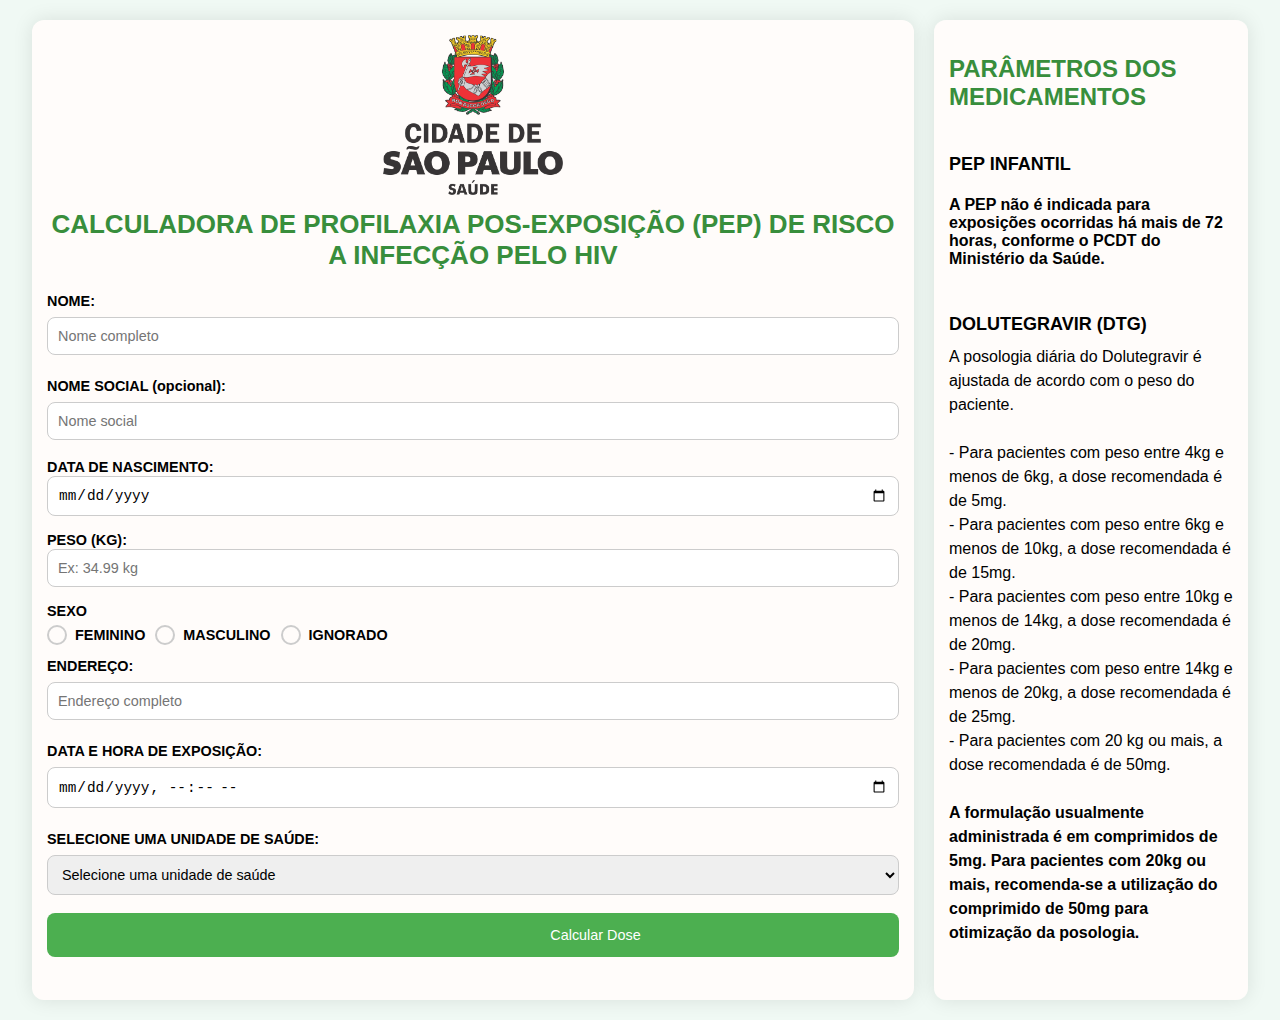
<file: Calculadora PEP/Calculadora medicação 06.09.25/Calculadora medicação/FCP PEP.html>
<!DOCTYPE html>
<html lang="pt-br">
<head>
    <meta charset="UTF-8">
    <meta name="viewport" content="width=device-width, initial-scale=1.0">
    <title>CALCULADORA DE PROFILAXIA POS-EXPOSIÇÃO (PEP) DE RISCO A INFECÇÃO PELO HIV</title>
    <link rel="icon" href="./Imagens/favicon.png" type="image/x-icon">
    <link href="https://fonts.googleapis.com/icon?family=Material+Icons" rel="stylesheet">
    <link rel="stylesheet" href="./style.css">
</head>
<body>
    <div class="main-content">
        <div class="container">
            <div class="logo-container">
                <img src="./Imagens/smslogo.png" alt="Logo Prefeitura São Paulo" id="prefeitura-logo">
                <h1 class="titulo-principal">CALCULADORA DE PROFILAXIA POS-EXPOSIÇÃO (PEP) DE RISCO A INFECÇÃO PELO HIV</h1>
            </div>
            
            <form id="patient-form">
                
                <label for="patient-name">NOME:</label>
                <input type="text" id="patient-name" required placeholder="Nome completo">
                
                <label for="patient-social-name">NOME SOCIAL (opcional):</label>
                <input type="text" id="patient-social-name" placeholder="Nome social">

                <div class="inline-fields">
                    <div class="field-group">
                        <label for="patient-dob">DATA DE NASCIMENTO:</label>
                        <input type="date" id="patient-dob" required>
                    </div>                    
                    <div class="field-group">
                        <label for="patient-weight">PESO (KG):</label>
                        <input type="number" id="patient-weight" step="0.01" required placeholder="Ex: 34.99 kg">
                    </div>

                    <div class="field-group gender-container">
                        <label>SEXO</label>
                        <div class="gender-options">
                            <input type="radio" id="feminino" name="sexo" value="feminino">
                            <label for="feminino">FEMININO</label>
                            <input type="radio" id="masculino" name="sexo" value="masculino">
                            <label for="masculino">MASCULINO</label>
                            <input type="radio" id="ignorado" name="sexo" value="ignorado">
                            <label for="ignorado">IGNORADO</label>
                        </div>
                    </div>
                </div>
                
                <label for="patient-address">ENDEREÇO:</label>
                <input type="text" id="patient-address" placeholder="Endereço completo">

                <label for="exposure-datetime">DATA E HORA DE EXPOSIÇÃO:</label>
                <input type="datetime-local" id="exposure-datetime" required>

                <label for="health-unit">SELECIONE UMA UNIDADE DE SAÚDE:</label>
                <select id="health-unit" required>
                    <option value="">Selecione uma unidade de saúde</option>
                    <option value="HOSPITAL MUNICIPAL SÃO MIGUEL - TIDE SETUBAL">HOSPITAL MUNICIPAL SÃO MIGUEL - TIDE SETUBAL</option>
                    <option value="PA MUNICIPAL GLÓRIA RODRIGUES DOS SANTOS BONFIM">PA MUNICIPAL GLÓRIA RODRIGUES DOS SANTOS BONFIM</option>
                    <option value="PA MUNICIPAL DR. ATUALPA GIRÃO RABELO">PA MUNICIPAL DR. ATUALPA GIRÃO RABELO</option>
                    <option value="PA MUNICIPAL SÃO MATEUS II">PA MUNICIPAL SÃO MATEUS II</option>
                    <option value="UPA CIDADE TIRADENTES">UPA CIDADE TIRADENTES</option>
                    <option value="UPA ERMELINO MATARAZZO">UPA ERMELINO MATARAZZO</option>
                    <option value="UPA JULIO TUPY">UPA JULIO TUPY</option>
                    <option value="UPA 26 DE AGOSTO">UPA 26 DE AGOSTO</option>
                    <option value="UPA TITO LOPES">UPA TITO LOPES</option>
                    <option value="UPA JARDIM HELENA">UPA JARDIM HELENA</option>
                    <option value="HOSPITAL MUNICIPAL ITAQUERA/PLANALTO - PROF. DR. WALDOMIRO DE PAULA">HOSPITAL MUNICIPAL ITAQUERA/PLANALTO - PROF. DR. WALDOMIRO DE PAULA</option>
                    
                </select>
                
                <button type="submit">
                    <span class="material-icons">medication</span> Calcular Dose
                </button>
            </form>
            <div id="recipe-modal" class="modal">
                <div class="modal-content">
                    <div class="modal-header">
                        <span class="close">&times;</span>
                        <h2>Receita Médica</h2>
                    </div>
                    <div class="modal-body" id="recipe-result">
                        <div class="header">
                            <img src="./Imagens/smslogo.png" alt="Logo Prefeitura São Paulo" id="prefeitura-logo-recipe">
                            <p id="health-unit-recipe"></p>
                        </div>
                        <div class="patient-info">
                            <p><strong>NOME:</strong> <span id="patient-name-recipe"></span></p>
                            <p><strong>NOME SOCIAL:</strong> <span id="patient-social-name-recipe"></span></p>
                            <p><strong>DATA DE NASCIMENTO:</strong> <span id="patient-age-recipe"></span></p>
                            <p><strong>PESO:</strong> <span id="patient-weight-recipe"></span> kg</p>
                            <p><strong>ENDEREÇO:</strong> <span id="patient-address-recipe"></span></p>
                            <p><strong>SEXO:</strong> <span id="patient-gender-recipe"></span></p>
                            <p><strong>TEMPO DESDE EXPOSIÇÃO:</strong> <span id="patient-exposure-hours-recipe"></span> horas</p>
                            
                        </div>
                        <div class="prescription">
                            <h3>Prescrição</h3>
                            <ul id="medication-list-recipe"></ul>
                        </div>
                        <div class="signature-section">
                            <div class="date">
                              <p><strong>DATA:</strong> 28/02/2025 - SÃO PAULO, SP</p>
                            </div>
                            <div class="signature-line">
                              <span>ASSINATURA DO MÉDICO</span>
                            </div>
                        </div>
                    </div>
                </div>
            </div>
        </div>
        <div class="right-container">
            <div class="remedy-parameters">
                <h2>PARÂMETROS DOS MEDICAMENTOS</h2><br>
                <h3>PEP Infantil</h3>
                <p></p>
                <h4>A PEP não é indicada para exposições ocorridas há mais de 72 horas, conforme o PCDT do Ministério da Saúde.</h4>
                <p></p>
            </div>
        
            <div class="remedy-1">
                <h3>Dolutegravir (DTG)</h3>
                <p>
                    A posologia diária do Dolutegravir é ajustada de acordo com o peso do paciente.<br><br>
                    - Para pacientes com peso entre 4kg e menos de 6kg, a dose recomendada é de 5mg.<br>
                    - Para pacientes com peso entre 6kg e menos de 10kg, a dose recomendada é de 15mg.<br>
                    - Para pacientes com peso entre 10kg e menos de 14kg, a dose recomendada é de 20mg.<br>
                    - Para pacientes com peso entre 14kg e menos de 20kg, a dose recomendada é de 25mg.<br>
                    - Para pacientes com 20 kg ou mais, a dose recomendada é de 50mg.<br><br>
                    <strong>A formulação usualmente administrada é em comprimidos de 5mg. Para pacientes com 20kg ou mais, recomenda-se a utilização do comprimido de 50mg para otimização da posologia.</strong><br><br>
                </p>
            </div>
        
            <div class="remedy-2">
                <h3>Zidovudina (AZT)</h3>
                <p>
                    A posologia diária da Zidovudina é ajustada de acordo com o peso do paciente.<br><br>
                    - Para pacientes com peso entre 4kg e 9kg, a dose recomendada é de 12mg/kg a cada 12 horas.<br>
                    - Para pacientes com peso entre 9kg e 30kg, a dose recomendada é de 9mg/kg a cada 12 horas.<br>
                    - Para pacientes com 30kg ou mais, recomenda-se a administração de 300 mg a cada 12 horas.<br><br>
                    <strong>A solução oral é administrada na concentração de 10mg/mL.</strong><br><br>
                </p>
            </div>
        
            <div class="remedy-3">
                <h3>Lamivudina (3TC)</h3>
                <p>
                    A posologia diária da Lamivudina é ajustada de acordo com o peso do paciente.<br><br>
                    - A dose recomendada é de 4mg/kg de peso corporal, administrada a cada 12 horas.<br><br>
                    <strong>A solução oral é administrada na concentração de 10mg/mL.</strong><br><br>
                </p>
            </div>

            <div class="remedy-4">
                <h3>PEP Adulto</h3>
                <p>
                    A posologia do esquema PEP adulto é definida conforme os protocolos clínicos vigentes, estabelecendo-se da seguinte forma: <br><br>
                    - Recomenda-se a administração, via oral, de 1 comprimido de TENOFOVIR (TDF) 300MG/LAMIVUDINA (3TC) 300MG, uma vez ao dia, durante 28 dias;<br><br>
                    - Adicionalmente, recomenda-se a administração, via oral, de 1 comprimido de DOLUTEGRAVIR (DTG) 50MG, uma vez ao dia, durante 28 dias.<br><br>
                </p>
            </div>

            <div class="source">
                <h3>Fonte: </h3>
                <a href="https://www.gov.br/aids/pt-br/central-de-conteudo/pcdts/copy3_of_PCDT_PEP_interativo.pdf">PCDT PARA PROFILAXIA PÓS-EXPOSIÇÃO (PEP) DE RISCO À INFECÇÃO PELO HIV, IST E HEPATITES VIRAIS</a><br>
                <a href="https://azt.aids.gov.br/documentos/siclom_operacional/Solicita%C3%A7%C3%A3o_Medicamentos_PEP_NOVEMBRO__2024NOVO%20MODELO_Com_pront.pdf">FORMULÁRIO DE SOLICITAÇÃO DE MEDICAMENTOS - PEP</a>
            </div>
        </div>
    </div>
    <script src="./script.js"></script>
</body>
</html>
</file>
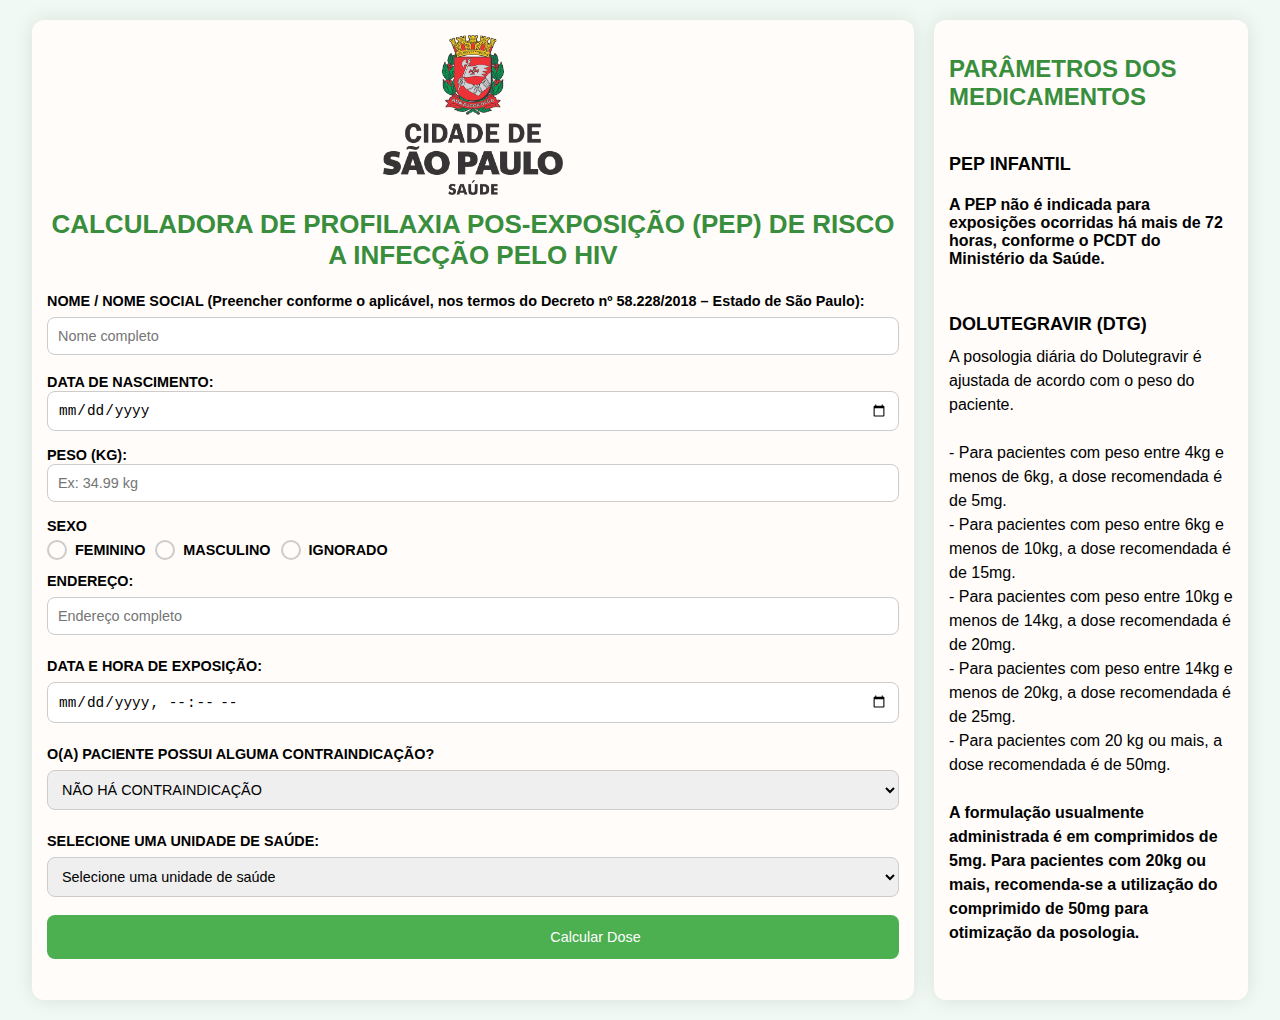
<file: Calculadora PEP/Calculadora medicação 06.11.25/Calculadora medicação/FCP PEP.html>
<!DOCTYPE html>
<html lang="pt-br">
<head>
    <meta charset="UTF-8">
    <meta name="viewport" content="width=device-width, initial-scale=1.0">
    <title>CALCULADORA DE PROFILAXIA POS-EXPOSIÇÃO (PEP) DE RISCO A INFECÇÃO PELO HIV</title>
    <link rel="icon" href="./Imagens/favicon.png" type="image/x-icon">
    <link href="https://fonts.googleapis.com/icon?family=Material+Icons" rel="stylesheet">
    <link rel="stylesheet" href="./style.css">
</head>
<body>
    <div class="main-content">
        <div class="container">
            <div class="logo-container">
                <img src="./Imagens/smslogo.png" alt="Logo Prefeitura São Paulo" id="prefeitura-logo">
                <h1 class="titulo-principal">CALCULADORA DE PROFILAXIA POS-EXPOSIÇÃO (PEP) DE RISCO A INFECÇÃO PELO HIV</h1>
            </div>
            
            <form id="patient-form">
                
                <label for="patient-name">NOME / NOME SOCIAL (Preencher conforme o aplicável, nos termos do Decreto nº 58.228/2018 – Estado de São Paulo):</label>
                <input type="text" id="patient-name" required placeholder="Nome completo">

                <div class="inline-fields">
                    <div class="field-group">
                        <label for="patient-dob">DATA DE NASCIMENTO:</label>
                        <input type="date" id="patient-dob" required>
                    </div>                    
                    <div class="field-group">
                        <label for="patient-weight">PESO (KG):</label>
                        <input type="number" id="patient-weight" step="0.01" required placeholder="Ex: 34.99 kg">
                    </div>

                    <div class="field-group gender-container">
                        <label>SEXO</label>
                        <div class="gender-options">
                            <input type="radio" id="feminino" name="sexo" value="feminino">
                            <label for="feminino">FEMININO</label>
                            <input type="radio" id="masculino" name="sexo" value="masculino">
                            <label for="masculino">MASCULINO</label>
                            <input type="radio" id="ignorado" name="sexo" value="ignorado">
                            <label for="ignorado">IGNORADO</label>
                        </div>
                    </div>
                </div>
                
                <label for="patient-address">ENDEREÇO:</label>
                <input type="text" id="patient-address" placeholder="Endereço completo">

                <label for="exposure-datetime">DATA E HORA DE EXPOSIÇÃO:</label>
                <input type="datetime-local" id="exposure-datetime" required>

                <label for="contraindicacao">O(A) PACIENTE POSSUI ALGUMA CONTRAINDICAÇÃO?</label>
                <select id="contraindicacao" required>
                    <option value="nenhuma">NÃO HÁ CONTRAINDICAÇÃO</option>
                    <option value="disfuncao_renal">DISFUNÇÃO RENAL GRAVE (TDF PODE SER NEFROTÓXICO)</option>
                    <option value="alergia_arv">ALERGIA A TDF, 3TC OU DTG</option>
                    <option value="interacao_antiacidos">USO DE ANTIÁCIDOS COM ALUMÍNIO OU MAGNÉSIO</option>
                    <option value="interacao_rifampicina">USO DE RIFAMPICINA OU ANTICONVULSIVANTES</option>
                    <option value="hepatite_b">COINFECÇÃO POR HEPATITE B SEM ACOMPANHAMENTO</option>
                    <option value="uso_metformina">USO CONCOMITANTE DE METFORMINA</option>
                    <option value="doenca_hepatica">DOENÇA HEPÁTICA GRAVE OU DESCOMPENSADA</option>
                    <option value="osteoporose">OSTEOPOROSE OU RISCO DE FRATURAS</option>
                 <option value="transtornos_neuro">HISTÓRICO DE TRANSTORNOS NEUROPSIQUIÁTRICOS GRAVES</option>
                
                </select>

                <label for="health-unit">SELECIONE UMA UNIDADE DE SAÚDE:</label>
                <select id="health-unit" required>
                    <option value="">Selecione uma unidade de saúde</option>
                    <option value="HOSPITAL MUNICIPAL SÃO MIGUEL - TIDE SETUBAL">HOSPITAL MUNICIPAL SÃO MIGUEL - TIDE SETUBAL</option>
                    <option value="PA MUNICIPAL GLÓRIA RODRIGUES DOS SANTOS BONFIM">PA MUNICIPAL GLÓRIA RODRIGUES DOS SANTOS BONFIM</option>
                    <option value="PA MUNICIPAL DR. ATUALPA GIRÃO RABELO">PA MUNICIPAL DR. ATUALPA GIRÃO RABELO</option>
                    <option value="PA MUNICIPAL SÃO MATEUS II">PA MUNICIPAL SÃO MATEUS II</option>
                    <option value="UPA CIDADE TIRADENTES">UPA CIDADE TIRADENTES</option>
                    <option value="UPA ERMELINO MATARAZZO">UPA ERMELINO MATARAZZO</option>
                    <option value="UPA JULIO TUPY">UPA JULIO TUPY</option>
                    <option value="UPA 26 DE AGOSTO">UPA 26 DE AGOSTO</option>
                    <option value="UPA TITO LOPES">UPA TITO LOPES</option>
                    <option value="UPA JARDIM HELENA">UPA JARDIM HELENA</option>
                    <option value="HOSPITAL MUNICIPAL ITAQUERA/PLANALTO - PROF. DR. WALDOMIRO DE PAULA">HOSPITAL MUNICIPAL ITAQUERA/PLANALTO - PROF. DR. WALDOMIRO DE PAULA</option>
                    
                </select>
                
                <button type="submit">
                    <span class="material-icons">medication</span> Calcular Dose
                </button>
            </form>
            <div id="recipe-modal" class="modal">
                <div class="modal-content">
                    <div class="modal-header">
                        <span class="close">&times;</span>
                        <h2>Receita Médica</h2>
                    </div>
                    <div class="modal-body" id="recipe-result">
                        <div class="header">
                            <img src="./Imagens/smslogo.png" alt="Logo Prefeitura São Paulo" id="prefeitura-logo-recipe">
                            <p id="health-unit-recipe"></p>
                        </div>
                        <div class="patient-info">
                            <p><strong>NOME:</strong> <span id="patient-name-recipe"></span></p>
                            <p><strong>NOME SOCIAL:</strong> <span id="patient-social-name-recipe"></span></p>
                            <p><strong>DATA DE NASCIMENTO:</strong> <span id="patient-age-recipe"></span></p>
                            <p><strong>PESO:</strong> <span id="patient-weight-recipe"></span> kg</p>
                            <p><strong>ENDEREÇO:</strong> <span id="patient-address-recipe"></span></p>
                            <p><strong>SEXO:</strong> <span id="patient-gender-recipe"></span></p>
                            <p><strong>TEMPO DESDE EXPOSIÇÃO:</strong> <span id="patient-exposure-hours-recipe"></span> horas</p>
                            
                        </div>
                        <div class="prescription">
                            <h3>Prescrição</h3>
                            <ul id="medication-list-recipe"></ul>
                        </div>
                        <div class="signature-section">
                            <div class="date">
                              <p><strong>DATA:</strong> 28/02/2025 - SÃO PAULO, SP</p>
                            </div>
                            <div class="signature-line">
                              <span>ASSINATURA DO PROFISSIONAL PRESCRITOR</span>
                            </div>
                        </div>
                    </div>
                </div>
            </div>
        </div>
        <div class="right-container">
            <div class="remedy-parameters">
                <h2>PARÂMETROS DOS MEDICAMENTOS</h2><br>
                <h3>PEP Infantil</h3>
                <p></p>
                <h4>A PEP não é indicada para exposições ocorridas há mais de 72 horas, conforme o PCDT do Ministério da Saúde.</h4>
                <p></p>
            </div>
        
            <div class="remedy-1">
                <h3>Dolutegravir (DTG)</h3>
                <p>
                    A posologia diária do Dolutegravir é ajustada de acordo com o peso do paciente.<br><br>
                    - Para pacientes com peso entre 4kg e menos de 6kg, a dose recomendada é de 5mg.<br>
                    - Para pacientes com peso entre 6kg e menos de 10kg, a dose recomendada é de 15mg.<br>
                    - Para pacientes com peso entre 10kg e menos de 14kg, a dose recomendada é de 20mg.<br>
                    - Para pacientes com peso entre 14kg e menos de 20kg, a dose recomendada é de 25mg.<br>
                    - Para pacientes com 20 kg ou mais, a dose recomendada é de 50mg.<br><br>
                    <strong>A formulação usualmente administrada é em comprimidos de 5mg. Para pacientes com 20kg ou mais, recomenda-se a utilização do comprimido de 50mg para otimização da posologia.</strong><br><br>
                </p>
            </div>
        
            <div class="remedy-2">
                <h3>Zidovudina (AZT)</h3>
                <p>
                    A posologia diária da Zidovudina é ajustada de acordo com o peso do paciente.<br><br>
                    - Para pacientes com peso entre 4kg e 9kg, a dose recomendada é de 12mg/kg a cada 12 horas.<br>
                    - Para pacientes com peso entre 9kg e 30kg, a dose recomendada é de 9mg/kg a cada 12 horas.<br>
                    - Para pacientes com 30kg ou mais, recomenda-se a administração de 300 mg a cada 12 horas.<br><br>
                    <strong>A solução oral é administrada na concentração de 10mg/mL.</strong><br><br>
                </p>
            </div>
        
            <div class="remedy-3">
                <h3>Lamivudina (3TC)</h3>
                <p>
                    A posologia diária da Lamivudina é ajustada de acordo com o peso do paciente.<br><br>
                    - A dose recomendada é de 4mg/kg de peso corporal, administrada a cada 12 horas.<br><br>
                    <strong>A solução oral é administrada na concentração de 10mg/mL.</strong><br><br>
                </p>
            </div>

            <div class="remedy-4">
                <h3>PEP Adulto</h3>
                <p>
                    A posologia do esquema PEP adulto é definida conforme os protocolos clínicos vigentes, estabelecendo-se da seguinte forma: <br><br>
                    - Recomenda-se a administração, via oral, de 1 comprimido de TENOFOVIR (TDF) 300MG/LAMIVUDINA (3TC) 300MG, uma vez ao dia, durante 28 dias;<br><br>
                    - Adicionalmente, recomenda-se a administração, via oral, de 1 comprimido de DOLUTEGRAVIR (DTG) 50MG, uma vez ao dia, durante 28 dias.<br><br>
                </p>
            </div>

            <div class="source">
                <h3>Fonte: </h3>
                <a href="https://www.gov.br/aids/pt-br/central-de-conteudo/pcdts/copy3_of_PCDT_PEP_interativo.pdf">PCDT PARA PROFILAXIA PÓS-EXPOSIÇÃO (PEP) DE RISCO À INFECÇÃO PELO HIV, IST E HEPATITES VIRAIS</a><br>
                <a href="https://azt.aids.gov.br/documentos/siclom_operacional/Solicita%C3%A7%C3%A3o_Medicamentos_PEP_NOVEMBRO__2024NOVO%20MODELO_Com_pront.pdf">FORMULÁRIO DE SOLICITAÇÃO DE MEDICAMENTOS - PEP</a>
            </div>
        </div>
    </div>
    <script src="./script.js"></script>
</body>
</html>
</file>
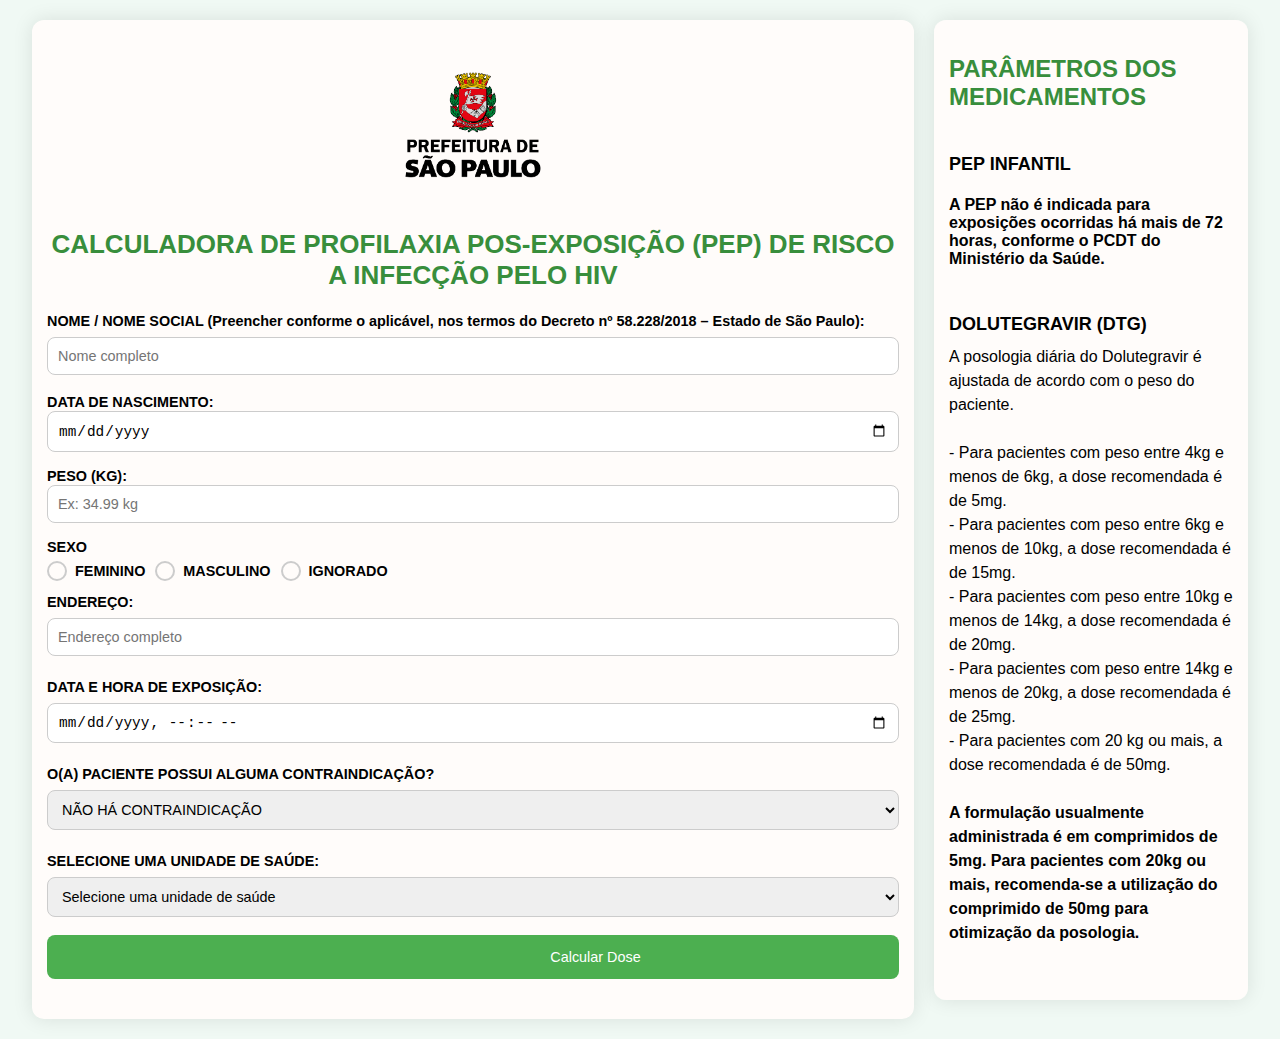
<file: Calculadora PEP/Calculadora Medicação 06.23.25/Calculadora Medicação/FCP PEP.html>
<!DOCTYPE html>
<html lang="pt-br">
<head>
    <meta charset="UTF-8">
    <meta name="viewport" content="width=device-width, initial-scale=1.0">
    <title>CALCULADORA DE PROFILAXIA POS-EXPOSIÇÃO (PEP) DE RISCO A INFECÇÃO PELO HIV</title>
    <link rel="icon" href="./Imagens/favicon.png" type="image/x-icon">
    <link href="https://fonts.googleapis.com/icon?family=Material+Icons" rel="stylesheet">
    <link rel="stylesheet" href="./style.css">
</head>
<body>
    <div class="main-content">
        <div class="container">
            <div class="logo-container">
                <img src="./Imagens/smslogo.png" alt="Logo Prefeitura São Paulo" id="prefeitura-logo">
                <h1 class="titulo-principal">CALCULADORA DE PROFILAXIA POS-EXPOSIÇÃO (PEP) DE RISCO A INFECÇÃO PELO HIV</h1>
            </div>
            
            <form id="patient-form">
                
                <label for="patient-name">NOME / NOME SOCIAL (Preencher conforme o aplicável, nos termos do Decreto nº 58.228/2018 – Estado de São Paulo):</label>
                <input type="text" id="patient-name" required placeholder="Nome completo">

                <div class="inline-fields">
                    <div class="field-group">
                        <label for="patient-dob">DATA DE NASCIMENTO:</label>
                        <input type="date" id="patient-dob" required>
                    </div>                    
                    <div class="field-group">
                        <label for="patient-weight">PESO (KG):</label>
                        <input type="number" id="patient-weight" step="0.01" required placeholder="Ex: 34.99 kg">
                    </div>

                    <div class="field-group gender-container">
                        <label>SEXO</label>
                        <div class="gender-options">
                            <input type="radio" id="feminino" name="sexo" value="feminino">
                            <label for="feminino">FEMININO</label>
                            <input type="radio" id="masculino" name="sexo" value="masculino">
                            <label for="masculino">MASCULINO</label>
                            <input type="radio" id="ignorado" name="sexo" value="ignorado">
                            <label for="ignorado">IGNORADO</label>
                        </div>
                    </div>
                </div>
                
                <label for="patient-address">ENDEREÇO:</label>
                <input type="text" id="patient-address" placeholder="Endereço completo">

                <label for="exposure-datetime">DATA E HORA DE EXPOSIÇÃO:</label>
                <input type="datetime-local" id="exposure-datetime" required>

                <label for="contraindicacao">O(A) PACIENTE POSSUI ALGUMA CONTRAINDICAÇÃO?</label>
                <select id="contraindicacao" required>
                    <option value="nenhuma">NÃO HÁ CONTRAINDICAÇÃO</option>
                    <option value="disfuncao_renal">DISFUNÇÃO RENAL GRAVE (TDF PODE SER NEFROTÓXICO)</option>
                    <option value="alergia_arv">ALERGIA A TDF, 3TC OU DTG</option>
                    <option value="interacao_antiacidos">USO DE ANTIÁCIDOS COM ALUMÍNIO OU MAGNÉSIO</option>
                    <option value="interacao_rifampicina">USO DE RIFAMPICINA OU ANTICONVULSIVANTES</option>
                    <option value="hepatite_b">COINFECÇÃO POR HEPATITE B SEM ACOMPANHAMENTO</option>
                    <option value="uso_metformina">USO CONCOMITANTE DE METFORMINA</option>
                    <option value="doenca_hepatica">DOENÇA HEPÁTICA GRAVE OU DESCOMPENSADA</option>
                    <option value="osteoporose">OSTEOPOROSE OU RISCO DE FRATURAS</option>
                 <option value="transtornos_neuro">HISTÓRICO DE TRANSTORNOS NEUROPSIQUIÁTRICOS GRAVES</option>
                
                </select>

                <label for="health-unit">SELECIONE UMA UNIDADE DE SAÚDE:</label>
                <select id="health-unit" required>
                    <option value="">Selecione uma unidade de saúde</option>
                    <option value="HOSPITAL MUNICIPAL SÃO MIGUEL - TIDE SETUBAL">HOSPITAL MUNICIPAL SÃO MIGUEL - TIDE SETUBAL</option>
                    <option value="PA MUNICIPAL GLÓRIA RODRIGUES DOS SANTOS BONFIM">PA MUNICIPAL GLÓRIA RODRIGUES DOS SANTOS BONFIM</option>
                    <option value="PA MUNICIPAL SÃO MATEUS II">PA MUNICIPAL SÃO MATEUS II</option>
                    <option value="PSM JULIO TUPY">PSM JULIO TUPY</option>
                    <option value="UPA CIDADE TIRADENTES">UPA CIDADE TIRADENTES</option>
                    <option value="UPA ERMELINO MATARAZZO">UPA ERMELINO MATARAZZO</option>          
                    <option value="UPA 26 DE AGOSTO">UPA 26 DE AGOSTO</option>
                    <option value="UPA TITO LOPES">UPA TITO LOPES</option>
                    <option value="UPA JARDIM HELENA">UPA JARDIM HELENA</option>
                    <option value="UPA DR. ATUALPA GIRÃO RABELO">UPA DR. ATUALPA GIRÃO RABELO</option>
                    <option value="HOSPITAL MUNICIPAL ITAQUERA/PLANALTO - PROF. DR. WALDOMIRO DE PAULA">HOSPITAL MUNICIPAL ITAQUERA/PLANALTO - PROF. DR. WALDOMIRO DE PAULA</option>
                    <option value="CTA CIDADE TIRADENTES">CTA CIDADE TIRADENTES</option>
                    <option value="CTA DR. SÉRGIO AROUCA (ITAIM PAULISTA)">CTA DR. SÉRGIO AROUCA (ITAIM PAULISTA)</option>
                    <option value="CTA GUAIANASES">CTA GUAIANASES</option>
                    <option value="CTA SÃO MIGUEL">CTA SÃO MIGUEL</option>
                    <option value="SAE CIDADE LÍDER II">SAE CIDADE LÍDER II</option>
                    <option value="SAE FIDÉLIS RIBEIRO">SAE FIDÉLIS RIBEIRO</option>
                    <option value="SAE SÃO MATEUS">SAE SÃO MATEUS</option>
                </select>
                
                <button type="submit">
                    <span class="material-icons">medication</span> Calcular Dose
                </button>
            </form>
            <div id="recipe-modal" class="modal">
                <div class="modal-content">
                    <div class="modal-header">
                        <span class="close">&times;</span>
                        <h2>Receita Médica</h2>
                    </div>
                    <div class="modal-body" id="recipe-result">
                        <div class="header">
                            <img src="./Imagens/smslogo.png" alt="Logo Prefeitura São Paulo" id="prefeitura-logo-recipe">
                            <p id="health-unit-recipe"></p>
                        </div>
                        <div class="patient-info">
                            <p><strong>NOME:</strong> <span id="patient-name-recipe"></span></p>
                            <p><strong>NOME SOCIAL:</strong> <span id="patient-social-name-recipe"></span></p>
                            <p><strong>DATA DE NASCIMENTO:</strong> <span id="patient-age-recipe"></span></p>
                            <p><strong>PESO:</strong> <span id="patient-weight-recipe"></span> kg</p>
                            <p><strong>ENDEREÇO:</strong> <span id="patient-address-recipe"></span></p>
                            <p><strong>SEXO:</strong> <span id="patient-gender-recipe"></span></p>
                            <p><strong>TEMPO DESDE EXPOSIÇÃO:</strong> <span id="patient-exposure-hours-recipe"></span> horas</p>
                            
                        </div>
                        <div class="prescription">
                            <h3>Prescrição</h3>
                            <ul id="medication-list-recipe"></ul>
                        </div>
                        <div class="signature-section">
                            <div class="date">
                              <p><strong>DATA:</strong> 28/02/2025 - SÃO PAULO, SP</p>
                            </div>
                            <div class="signature-line">
                              <span>ASSINATURA DO PROFISSIONAL PRESCRITOR</span>
                            </div>
                        </div>
                    </div>
                </div>
            </div>
        </div>
        <div class="right-container">
            <div class="remedy-parameters">
                <h2>PARÂMETROS DOS MEDICAMENTOS</h2><br>
                <h3>PEP Infantil</h3>
                <p></p>
                <h4>A PEP não é indicada para exposições ocorridas há mais de 72 horas, conforme o PCDT do Ministério da Saúde.</h4>
                <p></p>
            </div>
        
            <div class="remedy-1">
                <h3>Dolutegravir (DTG)</h3>
                <p>
                    A posologia diária do Dolutegravir é ajustada de acordo com o peso do paciente.<br><br>
                    - Para pacientes com peso entre 4kg e menos de 6kg, a dose recomendada é de 5mg.<br>
                    - Para pacientes com peso entre 6kg e menos de 10kg, a dose recomendada é de 15mg.<br>
                    - Para pacientes com peso entre 10kg e menos de 14kg, a dose recomendada é de 20mg.<br>
                    - Para pacientes com peso entre 14kg e menos de 20kg, a dose recomendada é de 25mg.<br>
                    - Para pacientes com 20 kg ou mais, a dose recomendada é de 50mg.<br><br>
                    <strong>A formulação usualmente administrada é em comprimidos de 5mg. Para pacientes com 20kg ou mais, recomenda-se a utilização do comprimido de 50mg para otimização da posologia.</strong><br><br>
                </p>
            </div>
        
            <div class="remedy-2">
                <h3>Zidovudina (AZT)</h3>
                <p>
                    A posologia diária da Zidovudina é ajustada de acordo com o peso do paciente.<br><br>
                    - Para pacientes com peso entre 4kg e 9kg, a dose recomendada é de 12mg/kg a cada 12 horas.<br>
                    - Para pacientes com peso entre 9kg e 30kg, a dose recomendada é de 9mg/kg a cada 12 horas.<br>
                    - Para pacientes com 30kg ou mais, recomenda-se a administração de 300 mg a cada 12 horas.<br><br>
                    <strong>A solução oral é administrada na concentração de 10mg/mL.</strong><br><br>
                </p>
            </div>
        
            <div class="remedy-3">
                <h3>Lamivudina (3TC)</h3>
                <p>
                    A posologia diária da Lamivudina é ajustada de acordo com o peso do paciente.<br><br>
                    - A dose recomendada é de 4mg/kg de peso corporal, administrada a cada 12 horas.<br><br>
                    <strong>A solução oral é administrada na concentração de 10mg/mL.</strong><br><br>
                </p>
            </div>

            <div class="remedy-4">
                <h3>PEP Adulto</h3>
                <p>
                    A posologia do esquema PEP adulto é definida conforme os protocolos clínicos vigentes, estabelecendo-se da seguinte forma: <br><br>
                    - Recomenda-se a administração, via oral, de 1 comprimido de TENOFOVIR (TDF) 300MG/LAMIVUDINA (3TC) 300MG, uma vez ao dia, durante 28 dias;<br><br>
                    - Adicionalmente, recomenda-se a administração, via oral, de 1 comprimido de DOLUTEGRAVIR (DTG) 50MG, uma vez ao dia, durante 28 dias.<br><br>
                </p>
            </div>

            <div class="source">
                <h3>Fonte: </h3>
                <a href="https://www.gov.br/aids/pt-br/central-de-conteudo/pcdts/copy3_of_PCDT_PEP_interativo.pdf">PCDT PARA PROFILAXIA PÓS-EXPOSIÇÃO (PEP) DE RISCO À INFECÇÃO PELO HIV, IST E HEPATITES VIRAIS</a><br>
                <a href="https://azt.aids.gov.br/documentos/siclom_operacional/Solicita%C3%A7%C3%A3o_Medicamentos_PEP_NOVEMBRO__2024NOVO%20MODELO_Com_pront.pdf">FORMULÁRIO DE SOLICITAÇÃO DE MEDICAMENTOS - PEP</a>
            </div>
        </div>
    </div>
    <script src="./script.js"></script>
</body>
</html>
</file>
<file: Calculadora PEP/Calculadora Medicação 02.27.25/style.css>
body {
    font-family: 'Arial', sans-serif;
    background-color: #f0f9f4;  
    margin: 0;
    padding: 0;
}


.container {
    width: 85%;
    max-width: 1000px;
    margin: 30px auto;
    padding: 30px;
    background-color: white;
    border-radius: 12px;
    box-shadow: 0 0 20px rgba(0, 0, 0, 0.1);
}


.logo-container {
    display: flex;
    justify-content: center;
    margin-bottom: 20px;
}

#prefeitura-logo {
    width: 300px;  
}


.header {
    display: flex;
    align-items: center;
    justify-content: center;
    margin-bottom: 20px;
    flex-direction: column;
}

h1 {
    color: #00796b;  
    font-size: 2rem;
}


h2 {
    text-align: center;
    color: #388e3c;
    margin-top: 20px;
    font-size: 1.5rem;
}

form {
    display: flex;
    flex-direction: column;
    gap: 15px;
    margin-bottom: 20px;
}

label {
    margin: 5px 0 5px;
    font-weight: bold;
    font-size: 1.1rem;
}

input, select {
    padding: 10px;
    margin-bottom: 20px;
    font-size: 1rem;
    border-radius: 8px;
    border: 1px solid #ccc;
    box-sizing: border-box;
}

button {
    padding: 12px;
    background-color: #4CAF50;
    color: white;
    font-size: 1.1rem;
    border: none;
    border-radius: 8px;
    cursor: pointer;
    transition: background-color 0.3s ease;
    display: flex;
    align-items: center;
    justify-content: center;
}

button:hover {
    background-color: #388e3c;
}

button .material-icons {
    vertical-align: middle;
    margin-right: 8px;
}


#dose-result {
    margin-top: 20px;
    padding: 15px;
    background-color: #e8f5e9;
    border-radius: 8px;
    color: #388e3c;
    font-size: 1rem;
    border: 1px solid #c8e6c9;
    display: none; 
}
</file>
<file: Calculadora PEP/Calculadora Medicação 02.27.25/style-mobile.css>
body {
    font-family: 'Arial', sans-serif;
    background-color: #f0f9f4;  
    margin: 0;
    padding: 0;
}


.container {
    width: 95%;
    padding: 15px;
    background-color: white;
    border-radius: 12px;
    box-shadow: 0 0 20px rgba(0, 0, 0, 0.1);
}


.logo-container {
    display: flex;
    justify-content: center;
    margin-bottom: 20px;
}

#prefeitura-logo {
    width: 150px;  
    height: auto;
}


.header {
    display: flex;
    align-items: center;
    justify-content: center;
    margin-bottom: 20px;
    flex-direction: column;
}

h1 {
    color: #00796b; 
    font-size: 1.4rem;
}


h2 {
    text-align: center;
    color: #388e3c;
    margin-top: 20px;
    font-size: 1.2rem;
}


form {
    display: flex;
    flex-direction: column;
    gap: 8px;
    margin-bottom: 20px;
}

label {
    margin: 5px 0 5px;
    font-weight: bold;
    font-size: 0.9rem;
}

input, select, button {
    padding: 10px;
    margin-bottom: 20px;
    font-size: 0.9rem;
    border-radius: 8px;
    border: 1px solid #ccc;
    box-sizing: border-box;
}


button {
    padding: 10px;
    background-color: #4CAF50;
    color: white;
    font-size: 0.9rem;
    border: none;
    border-radius: 8px;
    cursor: pointer;
    transition: background-color 0.3s ease;
    display: flex;
    align-items: center;
    justify-content: center;
}

button:hover {
    background-color: #388e3c;
}

button .material-icons {
    vertical-align: middle;
    margin-right: 8px;
}


#dose-result {
    margin-top: 20px;
    padding: 15px;
    background-color: #e8f5e9;
    border-radius: 8px;
    color: #388e3c;
    font-size: 1rem;
    border: 1px solid #c8e6c9;
    display: none; 
}
</file>
<file: Calculadora PEP/Calculadora medicação 02.28.25/Calculadora Medicação/style.css>
body {
    font-family: 'Arial', sans-serif;
    background-color: #f0f9f4;
    margin: 0;
    padding: 0;
}

.main-content {
    display: flex;
    width: 95%;
    margin: 20px auto;
}

.container {
    width: 75%;
    padding: 15px;
    background-color: rgb(255, 252, 250);
    border-radius: 12px;
    box-shadow: 0 0 20px rgba(0, 0, 0, 0.1);
    margin-right: 20px;
}

.right-container {
    width: 25%;
    max-height: 850px; 
    overflow-y: auto; 
    display: flex;
    flex-direction: column;
    background-color: rgb(255, 252, 250);
    border-radius: 12px;
    box-shadow: 0 0 20px rgba(0, 0, 0, 0.1);
    padding: 15px;
    margin: 0; 
}

.right-container h3 {
    font-size: 18px;
    font-weight: bold;
    margin-bottom: 10px;
    font-family: 'Arial', sans-serif;
    text-transform: uppercase;
}

.remedy-parameters {
    order: -1;
    margin-bottom: 20px;
}

.remedy-1, .remedy-2, .remedy-3 {
    display: flex;
    flex-direction: column;
    justify-content: center;
    margin-bottom: 20px;
    height: 100%;
}

.source {
    margin-top: auto;
    text-align: left;
    text-transform: uppercase;
    font-weight: bold;
}

.source a {
    color: #388e3c;
    text-align: left;
    text-transform: uppercase;
    font-weight: bold;
    display: block; 
    margin-bottom: 5px; 
}


.right-container p {
    font-size: 16px;
    line-height: 1.5;
}

.right-container p, .right-container h3 {
    margin: 5px 0;
}

.right-container {
    margin-left: 0;
    padding: 15px;
}

.logo-container {
    text-align: center; 
}

#prefeitura-logo {
    width: 200px;
    height: auto;
}

.titulo-principal {
    font-size: 28px;
    font-weight: bold;
    margin-top: 10px; 
    color: #388e3c; 
}


form {
    display: flex;
    flex-direction: column;
    gap: 8px;
    margin-bottom: 20px;
}

label {
    margin: 5px 0 5px;
    font-weight: bold;
    font-size: 0.9rem;
}

input, select, button {
    padding: 10px;
    margin-bottom: 20px;
    font-size: 0.9rem;
    border-radius: 8px;
    border: 1px solid #ccc;
    box-sizing: border-box;
    width: 100%;
}

button {
    padding: 10px;
    background-color: #4CAF50;
    color: white;
    font-size: 0.9rem;
    border: none;
    border-radius: 8px;
    cursor: pointer;
    transition: background-color 0.3s ease;
    display: flex;
    align-items: center;
    justify-content: center;
}

button:hover {
    background-color: #388e3c;
}

button .material-icons {
    vertical-align: middle;
    margin-right: 5px;
}

#dose-result {
    margin-top: 20px;
    padding: 15px;
    background-color: #e8f5e9;
    border-radius: 8px;
    color: #388e3c;
    font-size: 1rem;
    border: 1px solid #c8e6c9;
    display: none;
}

.modal {
    display: none;
    position: fixed;
    z-index: 1;
    left: 0;
    top: 0;
    width: 100%;
    height: 100%;
    overflow: auto;
    background-color: rgba(0, 0, 0, 0.4);
}

.modal-content {
    padding: 20px;
    border: 1px solid #ccc;
    background-color: #fff;
    width: 80%;
    margin: 0 auto;
    max-width: 800px;
    text-align: left;
    font-family: Arial, sans-serif;
}

.modal-header {
    text-align: center;
    margin-bottom: 20px;
}

.modal-header h2 {
    margin: 0;
    font-size: 24px;
    color: #2c3e50;
}

#recipe-result {
    font-family: Arial, sans-serif;
    font-size: 14px;
    margin-top: 20px;
}

#recipe-result p {
    line-height: 1.6;
    margin: 5px 0;
}

h3 {
    margin-top: 20px;
    font-size: 18px;
}

ul {
    padding-left: 20px;
}

ul li {
    margin-bottom: 10px;
}

.signature-section {
    margin-top: 30px;
    display: flex;
    justify-content: space-between;
}

.signature-section .signature-line {
    width: 45%;
    border-top: 1px solid #333;
    text-align: left;
    padding-top: 5px;
}

.signature-section .date {
    text-align: right;
}

.print-btn {
    background-color: #2ecc71;
    color: white;
    border: none;
    padding: 10px 20px;
    cursor: pointer;
    font-size: 16px;
    border-radius: 5px;
}

.print-btn:hover {
    background-color: #27ae60;
}

.gender-options {
    display: flex;
    align-items: center;
}

.gender-options input[type="radio"] {
    display: none;
}

.gender-options label {
    display: flex;
    align-items: center;
    cursor: pointer;
    margin-right: 10px;
    position: relative;
}

.gender-options label::before {
    content: '';
    display: inline-block;
    width: 16px;
    height: 16px;
    border: 2px solid #ccc;
    margin-right: 8px;
    vertical-align: middle;
    border-radius: 50%;
    transition: background-color 0.3s, border-color 0.3s;
}

.gender-options input[type="radio"]:checked + label::before {
    background-color: #4CAF50;
    border-color: #4CAF50;
}

.gender-options input[type="radio"]:checked + label {
    font-weight: bold;
}

.gender-options label:hover::before {
    border-color: #4CAF50;
}

@media print {
    body {
        font-family: 'Arial', sans-serif;
        padding: 0;
        margin: 0;
    }

    #recipe-result {
        width: 100%;
        padding: 20px;
        border: 2px solid #2c3e50;
        margin: 20px auto;
        max-width: 800px;
    }

    #prefeitura-logo-recipe {
        display: block;
        margin: 0 auto;
        max-width: 250px;
        height: auto;
    }

    .header p {
        font-weight: bold;
        text-transform: uppercase;
        font-size: 16px;
        text-align: center;
    }

    h3 {
        font-size: 20px;
        text-align: center;
        margin-bottom: 20px;
    }

    ul {
        list-style-type: none;
        padding-left: 0;
    }

    ul li {
        font-size: 16px;
        margin-bottom: 10px;
    }

    .signature-section {
        margin-top: 30px;
        display: flex;
        justify-content: space-between;
        align-items: flex-end;
        position: fixed;
        bottom: 0;
        left: 0;
        width: 100%;
        padding: 20px;
        box-sizing: border-box;
    }

    .signature-section .signature-line {
        width: 45%;
        border-top: 1px solid #333;
        text-align: left;
        padding-top: 5px;
    }

    .signature-section .date {
        text-align: right;
    }

    .print-btn {
        display: none;
    }

    @page {
        size: auto;
        margin: 2cm;
    }
}

.close {
    position: absolute;
    top: 10px;
    right: 20px;
    font-size: 30px;
    color: red;
    cursor: pointer;
    font-weight: bold;
}

.close:hover {
    color: darkred;
}
</file>
<file: Calculadora PEP/Calculadora medicação 02.29.25/Calculadora Medicação/style.css>
body {
    font-family: 'Arial', sans-serif;
    background-color: #f0f9f4;
    margin: 0;
    padding: 0;
}

.main-content {
    display: flex;
    width: 95%;
    margin: 20px auto;
}

.container {
    width: 75%;
    padding: 15px;
    background-color: rgb(255, 252, 250);
    border-radius: 12px;
    box-shadow: 0 0 20px rgba(0, 0, 0, 0.1);
    margin-right: 20px;
}

.right-container {
    width: 25%;
    max-height: 850px; 
    overflow-y: auto;  
    display: flex;
    flex-direction: column;
    background-color: rgb(255, 252, 250);
    border-radius: 12px;
    box-shadow: 0 0 20px rgba(0, 0, 0, 0.1);
    padding: 15px;
    margin: 0; 
}

.right-container h3 {
    font-size: 18px;
    font-weight: bold;
    margin-bottom: 10px;
    font-family: 'Arial', sans-serif;
    text-transform: uppercase;
}
.right-container h2 {
    color: #388e3c;
}

.remedy-parameters {
    order: -1;
    margin-bottom: 20px;
}

.remedy-1, .remedy-2, .remedy-3, .remedy-4  {
    display: flex;
    flex-direction: column;
    justify-content: center;
    margin-bottom: 20px;
    height: 100%;
}

.source {
    margin-top: auto;
    text-align: left;
    text-transform: uppercase;
    font-weight: bold;
}

.source a {
    color: #388e3c;
    text-align: left;
    text-transform: uppercase;
    font-weight: bold;
    display: block; 
    margin-bottom: 5px; 
}


.right-container p {
    font-size: 16px;
    line-height: 1.5;
}

.right-container p, .right-container h3 {
    margin: 5px 0;
}

.right-container {
    margin-left: 0;
    padding: 15px;
}

.logo-container {
    text-align: center; 
}

#prefeitura-logo {
    width: 200px;
    height: auto;
}

.titulo-principal {
    font-size: 28px;
    font-weight: bold;
    margin-top: 10px; 
    color: #388e3c; 
}


form {
    display: flex;
    flex-direction: column;
    gap: 8px;
    margin-bottom: 20px;
}

label {
    margin: 5px 0 5px;
    font-weight: bold;
    font-size: 0.9rem;
}

input, select, button {
    padding: 10px;
    margin-bottom: 20px;
    font-size: 0.9rem;
    border-radius: 8px;
    border: 1px solid #ccc;
    box-sizing: border-box;
    width: 100%;
}

button {
    padding: 10px;
    background-color: #4CAF50;
    color: white;
    font-size: 0.9rem;
    border: none;
    border-radius: 8px;
    cursor: pointer;
    transition: background-color 0.3s ease;
    display: flex;
    align-items: center;
    justify-content: center;
}

button:hover {
    background-color: #388e3c;
}

button .material-icons {
    vertical-align: middle;
    margin-right: 5px;
}

#dose-result {
    margin-top: 20px;
    padding: 15px;
    background-color: #e8f5e9;
    border-radius: 8px;
    color: #388e3c;
    font-size: 1rem;
    border: 1px solid #c8e6c9;
    display: none;
}

.modal {
    display: none;
    position: fixed;
    z-index: 1;
    left: 0;
    top: 0;
    width: 100%;
    height: 100%;
    overflow: auto;
    background-color: rgba(0, 0, 0, 0.4);
}

.modal-content {
    padding: 20px;
    border: 1px solid #ccc;
    background-color: #fff;
    width: 80%;
    margin: 0 auto;
    max-width: 800px;
    text-align: left;
    font-family: Arial, sans-serif;
}

.modal-header {
    text-align: center;
    margin-bottom: 20px;
}

.modal-header h2 {
    margin: 0;
    font-size: 24px;
    color: #4CAF50;
}

#recipe-result {
    font-family: Arial, sans-serif;
    font-size: 14px;
    margin-top: 20px;
}

#recipe-result p {
    line-height: 1.6;
    margin: 5px 0;
}

h3 {
    margin-top: 20px;
    font-size: 18px;
}

ul {
    padding-left: 20px;
}

ul li {
    margin-bottom: 10px;
}

.signature-section {
    margin-top: 30px;
    display: flex;
    justify-content: space-between;
}

.signature-section .signature-line {
    width: 45%;
    border-top: 1px solid #333;
    text-align: left;
    padding-top: 5px;
}

.signature-section .date {
    text-align: right;
}

.print-btn {
    background-color: #2ecc71;
    color: white;
    border: none;
    padding: 10px 20px;
    cursor: pointer;
    font-size: 16px;
    border-radius: 5px;
}

.print-btn:hover {
    background-color: #27ae60;
}

.gender-options {
    display: flex;
    align-items: center;
}

.gender-options input[type="radio"] {
    display: none;
}

.gender-options label {
    display: flex;
    align-items: center;
    cursor: pointer;
    margin-right: 10px;
    position: relative;
}

.gender-options label::before {
    content: '';
    display: inline-block;
    width: 16px;
    height: 16px;
    border: 2px solid #ccc;
    margin-right: 8px;
    vertical-align: middle;
    border-radius: 50%;
    transition: background-color 0.3s, border-color 0.3s;
}

.gender-options input[type="radio"]:checked + label::before {
    background-color: #4CAF50;
    border-color: #4CAF50;
}

.gender-options input[type="radio"]:checked + label {
    font-weight: bold;
}

.gender-options label:hover::before {
    border-color: #4CAF50;
}

@media print {
    body {
        font-family: 'Arial', sans-serif;
        padding: 0;
        margin: 0;
    }

    #recipe-result {
        width: 100%;
        padding: 20px;
        border: 2px solid #2c3e50;
        margin: 20px auto;
        max-width: 800px;
    }

    #prefeitura-logo-recipe {
        display: block;
        margin: 0 auto;
        max-width: 250px;
        height: auto;
    }

    .header p {
        font-weight: bold;
        text-transform: uppercase;
        font-size: 16px;
        text-align: center;
    }

    h3 {
        font-size: 20px;
        text-align: center;
        margin-bottom: 20px;
    }

    ul {
        list-style-type: none;
        padding-left: 0;
    }

    ul li {
        font-size: 16px;
        margin-bottom: 10px;
    }

    .signature-section {
        margin-top: 30px;
        display: flex;
        justify-content: space-between;
        align-items: flex-end;
        position: fixed;
        bottom: 0;
        left: 0;
        width: 100%;
        padding: 20px;
        box-sizing: border-box;
    }

    .signature-section .signature-line {
        width: 45%;
        border-top: 1px solid #333;
        text-align: left;
        padding-top: 5px;
    }

    .signature-section .date {
        text-align: right;
    }

    .print-btn {
        display: none;
    }

    @page {
        size: auto;
        margin: 2cm;
    }
}

.close {
    position: absolute;
    top: 10px;
    right: 20px;
    font-size: 30px;
    color: red;
    cursor: pointer;
    font-weight: bold;
}

.close:hover {
    color: darkred;
}
</file>
<file: Calculadora PEP/Calculadora medicação 03.06.25/Calculadora Medicação/style.css>
body {
    font-family: 'Arial', sans-serif;
    background-color: #f0f9f4;
    margin: 0;
    padding: 0;
}

.main-content {
    display: flex;
    width: 95%;
    margin: 20px auto;
}

.container {
    width: 75%;
    padding: 15px;
    background-color: rgb(255, 252, 250);
    border-radius: 12px;
    box-shadow: 0 0 20px rgba(0, 0, 0, 0.1);
    margin-right: 20px;
}

.right-container {
    width: 25%;
    max-height: 850px; 
    overflow-y: auto;  
    display: flex;
    flex-direction: column;
    background-color: rgb(255, 252, 250);
    border-radius: 12px;
    box-shadow: 0 0 20px rgba(0, 0, 0, 0.1);
    padding: 15px;
    margin: 0; 
}

.right-container h3 {
    font-size: 18px;
    font-weight: bold;
    margin-bottom: 10px;
    font-family: 'Arial', sans-serif;
    text-transform: uppercase;
}
.right-container h2 {
    color: #388e3c;
}

.remedy-parameters {
    order: -1;
    margin-bottom: 20px;
}

.remedy-1, .remedy-2, .remedy-3, .remedy-4  {
    display: flex;
    flex-direction: column;
    justify-content: center;
    margin-bottom: 20px;
    height: 100%;
}

.source {
    margin-top: auto;
    text-align: left;
    text-transform: uppercase;
    font-weight: bold;
}

.source a {
    color: #388e3c;
    text-align: left;
    text-transform: uppercase;
    font-weight: bold;
    display: block; 
    margin-bottom: 5px; 
}


.right-container p {
    font-size: 16px;
    line-height: 1.5;
}

.right-container p, .right-container h3 {
    margin: 5px 0;
}

.right-container {
    margin-left: 0;
    padding: 15px;
}

.logo-container {
    text-align: center; 
}

#prefeitura-logo {
    width: 200px;
    height: auto;
}

.titulo-principal {
    font-size: 28px;
    font-weight: bold;
    margin-top: 10px; 
    color: #388e3c; 
}


form {
    display: flex;
    flex-direction: column;
    gap: 8px;
    margin-bottom: 20px;
}

label {
    margin: 5px 0 5px;
    font-weight: bold;
    font-size: 0.9rem;
}

input, select, button {
    padding: 10px;
    margin-bottom: 20px;
    font-size: 0.9rem;
    border-radius: 8px;
    border: 1px solid #ccc;
    box-sizing: border-box;
    width: 100%;
}

button {
    padding: 10px;
    background-color: #4CAF50;
    color: white;
    font-size: 0.9rem;
    border: none;
    border-radius: 8px;
    cursor: pointer;
    transition: background-color 0.3s ease;
    display: flex;
    align-items: center;
    justify-content: center;
}

button:hover {
    background-color: #388e3c;
}

button .material-icons {
    vertical-align: middle;
    margin-right: 5px;
}

#dose-result {
    margin-top: 20px;
    padding: 15px;
    background-color: #e8f5e9;
    border-radius: 8px;
    color: #388e3c;
    font-size: 1rem;
    border: 1px solid #c8e6c9;
    display: none;
}

.modal {
    display: none;
    position: fixed;
    z-index: 1;
    left: 0;
    top: 0;
    width: 100%;
    height: 100%;
    overflow: auto;
    background-color: rgba(0, 0, 0, 0.4);
}

.modal-content {
    padding: 20px;
    border: 1px solid #ccc;
    background-color: #fff;
    width: 80%;
    margin: 0 auto;
    max-width: 800px;
    text-align: left;
    font-family: Arial, sans-serif;
}

.modal-header {
    text-align: center;
    margin-bottom: 20px;
}

.modal-header h2 {
    margin: 0;
    font-size: 24px;
    color: #4CAF50;
}

#recipe-result {
    font-family: Arial, sans-serif;
    font-size: 14px;
    margin-top: 20px;
}

#recipe-result p {
    line-height: 1.6;
    margin: 5px 0;
}

h3 {
    margin-top: 20px;
    font-size: 18px;
}

ul {
    padding-left: 20px;
}

ul li {
    margin-bottom: 10px;
}

.signature-section {
    margin-top: 30px;
    display: flex;
    justify-content: space-between;
}

.signature-section .signature-line {
    width: 45%;
    border-top: 1px solid #333;
    text-align: left;
    padding-top: 5px;
}

.signature-section .date {
    text-align: right;
}

.print-btn {
    background-color: #2ecc71;
    color: white;
    border: none;
    padding: 10px 20px;
    cursor: pointer;
    font-size: 16px;
    border-radius: 5px;
}

.print-btn:hover {
    background-color: #27ae60;
}

.gender-options {
    display: flex;
    align-items: center;
}

.gender-options input[type="radio"] {
    display: none;
}

.gender-options label {
    display: flex;
    align-items: center;
    cursor: pointer;
    margin-right: 10px;
    position: relative;
}

.gender-options label::before {
    content: '';
    display: inline-block;
    width: 16px;
    height: 16px;
    border: 2px solid #ccc;
    margin-right: 8px;
    vertical-align: middle;
    border-radius: 50%;
    transition: background-color 0.3s, border-color 0.3s;
}

.gender-options input[type="radio"]:checked + label::before {
    background-color: #4CAF50;
    border-color: #4CAF50;
}

.gender-options input[type="radio"]:checked + label {
    font-weight: bold;
}

.gender-options label:hover::before {
    border-color: #4CAF50;
}

@media print {
    body {
        font-family: 'Arial', sans-serif;
        padding: 0;
        margin: 0;
    }

    #recipe-result {
        width: 100%;
        padding: 20px;
        border: 2px solid #2c3e50;
        margin: 20px auto;
        max-width: 800px;
    }

    #prefeitura-logo-recipe {
        display: block;
        margin: 0 auto;
        max-width: 250px;
        height: auto;
    }

    .header p {
        font-weight: bold;
        text-transform: uppercase;
        font-size: 16px;
        text-align: center;
    }

    h3 {
        font-size: 20px;
        text-align: center;
        margin-bottom: 20px;
    }

    ul {
        list-style-type: none;
        padding-left: 0;
    }

    ul li {
        font-size: 16px;
        margin-bottom: 10px;
    }

    .signature-section {
        margin-top: 30px;
        display: flex;
        justify-content: space-between;
        align-items: flex-end;
        position: fixed;
        bottom: 0;
        left: 0;
        width: 100%;
        padding: 20px;
        box-sizing: border-box;
    }

    .signature-section .signature-line {
        width: 45%;
        border-top: 1px solid #333;
        text-align: left;
        padding-top: 5px;
    }

    .signature-section .date {
        text-align: right;
    }

    .print-btn {
        display: none;
    }

    @page {
        size: auto;
        margin: 2cm;
    }
}

.close {
    position: absolute;
    top: 10px;
    right: 20px;
    font-size: 30px;
    color: red;
    cursor: pointer;
    font-weight: bold;
}

.close:hover {
    color: darkred;
}
</file>
<file: Calculadora PEP/Calculadora medicação 03.10.25/Calculadora Medicação/style.css>
body {
    font-family: 'Arial', sans-serif;
    background-color: #f0f9f4;
    margin: 0;
    padding: 0;
}

.main-content {
    display: flex;
    width: 95%;
    margin: 20px auto;
}

.container {
    width: 75%;
    padding: 15px;
    background-color: rgb(255, 252, 250);
    border-radius: 12px;
    box-shadow: 0 0 20px rgba(0, 0, 0, 0.1);
    margin-right: 20px;
}

.right-container {
    width: 25%;
    max-height: 850px; 
    overflow-y: auto;  
    display: flex;
    flex-direction: column;
    background-color: rgb(255, 252, 250);
    border-radius: 12px;
    box-shadow: 0 0 20px rgba(0, 0, 0, 0.1);
    padding: 15px;
    margin: 0; 
}

.right-container h3 {
    font-size: 18px;
    font-weight: bold;
    margin-bottom: 10px;
    font-family: 'Arial', sans-serif;
    text-transform: uppercase;
}
.right-container h2 {
    color: #388e3c;
}

.remedy-parameters {
    order: -1;
    margin-bottom: 20px;
}

.remedy-1, .remedy-2, .remedy-3, .remedy-4  {
    display: flex;
    flex-direction: column;
    justify-content: center;
    margin-bottom: 20px;
    height: 100%;
}

.source {
    margin-top: auto;
    text-align: left;
    text-transform: uppercase;
    font-weight: bold;
}

.source a {
    color: #388e3c;
    text-align: left;
    text-transform: uppercase;
    font-weight: bold;
    display: block; 
    margin-bottom: 5px; 
}


.right-container p {
    font-size: 16px;
    line-height: 1.5;
}

.right-container p, .right-container h3 {
    margin: 5px 0;
}

.right-container {
    margin-left: 0;
    padding: 15px;
}

.logo-container {
    text-align: center; 
}

#prefeitura-logo {
    width: 200px;
    height: auto;
}

.titulo-principal {
    font-size: 28px;
    font-weight: bold;
    margin-top: 10px; 
    color: #388e3c; 
}


form {
    display: flex;
    flex-direction: column;
    gap: 8px;
    margin-bottom: 20px;
}

label {
    margin: 5px 0 5px;
    font-weight: bold;
    font-size: 0.9rem;
}

input, select, button {
    padding: 10px;
    margin-bottom: 20px;
    font-size: 0.9rem;
    border-radius: 8px;
    border: 1px solid #ccc;
    box-sizing: border-box;
    width: 100%;
}

button {
    padding: 10px;
    background-color: #4CAF50;
    color: white;
    font-size: 0.9rem;
    border: none;
    border-radius: 8px;
    cursor: pointer;
    transition: background-color 0.3s ease;
    display: flex;
    align-items: center;
    justify-content: center;
}

button:hover {
    background-color: #388e3c;
}

button .material-icons {
    vertical-align: middle;
    margin-right: 5px;
}

#dose-result {
    margin-top: 20px;
    padding: 15px;
    background-color: #e8f5e9;
    border-radius: 8px;
    color: #388e3c;
    font-size: 1rem;
    border: 1px solid #c8e6c9;
    display: none;
}

.modal {
    display: none;
    position: fixed;
    z-index: 1;
    left: 0;
    top: 0;
    width: 100%;
    height: 100%;
    overflow: auto;
    background-color: rgba(0, 0, 0, 0.4);
}

.modal-content {
    padding: 20px;
    border: 1px solid #ccc;
    background-color: #fff;
    width: 80%;
    margin: 0 auto;
    max-width: 800px;
    text-align: left;
    font-family: Arial, sans-serif;
}

.modal-header {
    text-align: center;
    margin-bottom: 20px;
}

.modal-header h2 {
    margin: 0;
    font-size: 24px;
    color: #4CAF50;
}

#recipe-result {
    font-family: Arial, sans-serif;
    font-size: 14px;
    margin-top: 20px;
}

#recipe-result p {
    line-height: 1.6;
    margin: 5px 0;
}

h3 {
    margin-top: 20px;
    font-size: 18px;
}

ul {
    padding-left: 20px;
}

ul li {
    margin-bottom: 10px;
}

.signature-section {
    margin-top: 30px;
    display: flex;
    justify-content: space-between;
}

.signature-section .signature-line {
    width: 45%;
    border-top: 1px solid #333;
    text-align: left;
    padding-top: 5px;
}

.signature-section .date {
    text-align: right;
}

.print-btn {
    background-color: #2ecc71;
    color: white;
    border: none;
    padding: 10px 20px;
    cursor: pointer;
    font-size: 16px;
    border-radius: 5px;
}

.print-btn:hover {
    background-color: #27ae60;
}

.gender-options {
    display: flex;
    align-items: center;
}

.gender-options input[type="radio"] {
    display: none;
}

.gender-options label {
    display: flex;
    align-items: center;
    cursor: pointer;
    margin-right: 10px;
    position: relative;
}

.gender-options label::before {
    content: '';
    display: inline-block;
    width: 16px;
    height: 16px;
    border: 2px solid #ccc;
    margin-right: 8px;
    vertical-align: middle;
    border-radius: 50%;
    transition: background-color 0.3s, border-color 0.3s;
}

.gender-options input[type="radio"]:checked + label::before {
    background-color: #4CAF50;
    border-color: #4CAF50;
}

.gender-options input[type="radio"]:checked + label {
    font-weight: bold;
}

.gender-options label:hover::before {
    border-color: #4CAF50;
}

@media print {
    body {
        font-family: 'Arial', sans-serif;
        padding: 0;
        margin: 0;
    }

    #recipe-result {
        width: 100%;
        padding: 20px;
        border: 2px solid #2c3e50;
        margin: 20px auto;
        max-width: 800px;
    }

    #prefeitura-logo-recipe {
        display: block;
        margin: 0 auto;
        max-width: 250px;
        height: auto;
    }

    .header p {
        font-weight: bold;
        text-transform: uppercase;
        font-size: 16px;
        text-align: center;
    }

    h3 {
        font-size: 20px;
        text-align: center;
        margin-bottom: 20px;
    }

    ul {
        list-style-type: none;
        padding-left: 0;
    }

    ul li {
        font-size: 16px;
        margin-bottom: 10px;
    }

    .signature-section {
        margin-top: 30px;
        display: flex;
        justify-content: space-between;
        align-items: flex-end;
        position: fixed;
        bottom: 0;
        left: 0;
        width: 100%;
        padding: 20px;
        box-sizing: border-box;
    }

    .signature-section .signature-line {
        width: 45%;
        border-top: 1px solid #333;
        text-align: left;
        padding-top: 5px;
    }

    .signature-section .date {
        text-align: right;
    }

    .print-btn {
        display: none;
    }

    @page {
        size: auto;
        margin: 2cm;
    }
}

.close {
    position: absolute;
    top: 10px;
    right: 20px;
    font-size: 30px;
    color: red;
    cursor: pointer;
    font-weight: bold;
}

.close:hover {
    color: darkred;
}
</file>
<file: Calculadora PEP/Calculadora medicação 03.17.25/Calculadora medicação/style.css>
body {
    font-family: 'Arial', sans-serif;
    background-color: #f0f9f4;
    margin: 0;
    padding: 0;
}

.main-content {
    display: flex;
    width: 95%;
    margin: 20px auto;
}

.container {
    width: 75%;
    padding: 15px;
    background-color: rgb(255, 252, 250);
    border-radius: 12px;
    box-shadow: 0 0 20px rgba(0, 0, 0, 0.1);
    margin-right: 20px;
}

.right-container {
    width: 25%;
    max-height: 850px; 
    overflow-y: auto;  
    display: flex;
    flex-direction: column;
    background-color: rgb(255, 252, 250);
    border-radius: 12px;
    box-shadow: 0 0 20px rgba(0, 0, 0, 0.1);
    padding: 15px;
    margin: 0; 
}

.right-container h3 {
    font-size: 18px;
    font-weight: bold;
    margin-bottom: 10px;
    font-family: 'Arial', sans-serif;
    text-transform: uppercase;
}
.right-container h2 {
    color: #388e3c;
}

.remedy-parameters {
    order: -1;
    margin-bottom: 20px;
}

.remedy-1, .remedy-2, .remedy-3, .remedy-4  {
    display: flex;
    flex-direction: column;
    justify-content: center;
    margin-bottom: 20px;
    height: 100%;
}

.source {
    margin-top: auto;
    text-align: left;
    text-transform: uppercase;
    font-weight: bold;
}

.source a {
    color: #388e3c;
    text-align: left;
    text-transform: uppercase;
    font-weight: bold;
    display: block; 
    margin-bottom: 5px; 
}


.right-container p {
    font-size: 16px;
    line-height: 1.5;
}

.right-container p, .right-container h3 {
    margin: 5px 0;
}

.right-container {
    margin-left: 0;
    padding: 15px;
}

.logo-container {
    text-align: center; 
}

#prefeitura-logo {
    width: 180px;
    height: auto;
}

.titulo-principal {
    font-size: 26px;
    font-weight: bold;
    margin-top: 10px; 
    color: #388e3c; 
}


form {
    display: flex;
    flex-direction: column;
    gap: 3px;
    margin-bottom: 10px;
}

label {
    margin: 5px 0 5px;
    font-weight: bold;
    font-size: 0.9rem;
}

input, select, button {
    padding: 10px;
    margin-bottom: 15px;
    font-size: 0.9rem;
    border-radius: 8px;
    border: 1px solid #ccc;
    box-sizing: border-box;
    width: 100%;
}

button {
    padding: 10px;
    background-color: #4CAF50;
    color: white;
    font-size: 0.9rem;
    border: none;
    border-radius: 8px;
    cursor: pointer;
    transition: background-color 0.3s ease;
    display: flex;
    align-items: center;
    justify-content: center;
}

button:hover {
    background-color: #388e3c;
}

button .material-icons {
    vertical-align: middle;
    margin-right: 5px;
}

#dose-result {
    margin-top: 20px;
    padding: 15px;
    background-color: #e8f5e9;
    border-radius: 8px;
    color: #388e3c;
    font-size: 1rem;
    border: 1px solid #c8e6c9;
    display: none;
}

.modal {
    display: none;
    position: fixed;
    z-index: 1;
    left: 0;
    top: 0;
    width: 100%;
    height: 100%;
    overflow: auto;
    background-color: rgba(0, 0, 0, 0.4);
}

.modal-content {
    padding: 20px;
    border: 1px solid #ccc;
    background-color: #fff;
    width: 80%;
    margin: 0 auto;
    max-width: 800px;
    text-align: left;
    font-family: Arial, sans-serif;
}

.modal-header {
    text-align: center;
    margin-bottom: 20px;
}

.modal-header h2 {
    margin: 0;
    font-size: 24px;
    color: #4CAF50;
}

#recipe-result {
    font-family: Arial, sans-serif;
    font-size: 14px;
    margin-top: 20px;
}

#recipe-result p {
    line-height: 1.6;
    margin: 5px 0;
}

h3 {
    margin-top: 20px;
    font-size: 18px;
}

ul {
    padding-left: 20px;
}

ul li {
    margin-bottom: 10px;
}

.signature-section {
    margin-top: 30px;
    display: flex;
    justify-content: space-between;
}

.signature-section .signature-line {
    width: 45%;
    border-top: 1px solid #333;
    text-align: left;
    padding-top: 5px;
}

.signature-section .date {
    text-align: right;
}

.print-btn {
    background-color: #2ecc71;
    color: white;
    border: none;
    padding: 10px 20px;
    cursor: pointer;
    font-size: 16px;
    border-radius: 5px;
}

.print-btn:hover {
    background-color: #27ae60;
}

.gender-options {
    display: flex;
    align-items: center;
}

.gender-options input[type="radio"] {
    display: none;
}

.gender-options label {
    display: flex;
    align-items: center;
    cursor: pointer;
    margin-right: 10px;
    position: relative;
}

.gender-options label::before {
    content: '';
    display: inline-block;
    width: 16px;
    height: 16px;
    border: 2px solid #ccc;
    margin-right: 8px;
    vertical-align: middle;
    border-radius: 50%;
    transition: background-color 0.3s, border-color 0.3s;
}

.gender-options input[type="radio"]:checked + label::before {
    background-color: #4CAF50;
    border-color: #4CAF50;
}

.gender-options input[type="radio"]:checked + label {
    font-weight: bold;
}

.gender-options label:hover::before {
    border-color: #4CAF50;
}

@media print {
    body {
        font-family: 'Arial', sans-serif;
        padding: 0;
        margin: 0;
    }

    #recipe-result {
        width: 100%;
        padding: 20px;
        border: 2px solid #2c3e50;
        margin: 20px auto;
        max-width: 800px;
    }

    #prefeitura-logo-recipe {
        display: block;
        margin: 0 auto;
        max-width: 250px;
        height: auto;
    }

    .header p {
        font-weight: bold;
        text-transform: uppercase;
        font-size: 16px;
        text-align: center;
    }

    h3 {
        font-size: 20px;
        text-align: center;
        margin-bottom: 20px;
    }

    ul {
        list-style-type: none;
        padding-left: 0;
    }

    ul li {
        font-size: 16px;
        margin-bottom: 10px;
    }

    .signature-section {
        margin-top: 30px;
        display: flex;
        justify-content: space-between;
        align-items: flex-end;
        position: fixed;
        bottom: 0;
        left: 0;
        width: 100%;
        padding: 20px;
        box-sizing: border-box;
    }

    .signature-section .signature-line {
        width: 45%;
        border-top: 1px solid #333;
        text-align: left;
        padding-top: 5px;
    }

    .signature-section .date {
        text-align: right;
    }

    .print-btn {
        display: none;
    }

    @page {
        size: auto;
        margin: 2cm;
    }
}

.close {
    position: absolute;
    top: 10px;
    right: 20px;
    font-size: 30px;
    color: red;
    cursor: pointer;
    font-weight: bold;
}

.close:hover {
    color: darkred;
}
</file>
<file: Calculadora PEP/Calculadora medicação 05.16.25/Calculadora medicação/style.css>
body {
    font-family: 'Arial', sans-serif;
    background-color: #f0f9f4;
    margin: 0;
    padding: 0;
}

.main-content {
    display: flex;
    width: 95%;
    margin: 20px auto;
}

.container {
    width: 75%;
    padding: 15px;
    background-color: rgb(255, 252, 250);
    border-radius: 12px;
    box-shadow: 0 0 20px rgba(0, 0, 0, 0.1);
    margin-right: 20px;
}

.right-container {
    width: 25%;
    max-height: 850px; 
    overflow-y: auto;  
    display: flex;
    flex-direction: column;
    background-color: rgb(255, 252, 250);
    border-radius: 12px;
    box-shadow: 0 0 20px rgba(0, 0, 0, 0.1);
    padding: 15px;
    margin: 0; 
}

.right-container h3 {
    font-size: 18px;
    font-weight: bold;
    margin-bottom: 10px;
    font-family: 'Arial', sans-serif;
    text-transform: uppercase;
}
.right-container h2 {
    color: #388e3c;
}

.remedy-parameters {
    order: -1;
    margin-bottom: 20px;
}

.remedy-1, .remedy-2, .remedy-3, .remedy-4  {
    display: flex;
    flex-direction: column;
    justify-content: center;
    margin-bottom: 20px;
    height: 100%;
}

.source {
    margin-top: auto;
    text-align: left;
    text-transform: uppercase;
    font-weight: bold;
}

.source a {
    color: #388e3c;
    text-align: left;
    text-transform: uppercase;
    font-weight: bold;
    display: block; 
    margin-bottom: 5px; 
}


.right-container p {
    font-size: 16px;
    line-height: 1.5;
}

.right-container p, .right-container h3 {
    margin: 5px 0;
}

.right-container {
    margin-left: 0;
    padding: 15px;
}

.logo-container {
    text-align: center; 
}

#prefeitura-logo {
    width: 180px;
    height: auto;
}

.titulo-principal {
    font-size: 26px;
    font-weight: bold;
    margin-top: 10px; 
    color: #388e3c; 
}


form {
    display: flex;
    flex-direction: column;
    gap: 3px;
    margin-bottom: 10px;
}

label {
    margin: 5px 0 5px;
    font-weight: bold;
    font-size: 0.9rem;
}

input, select, button {
    padding: 10px;
    margin-bottom: 15px;
    font-size: 0.9rem;
    border-radius: 8px;
    border: 1px solid #ccc;
    box-sizing: border-box;
    width: 100%;
}

button {
    padding: 10px;
    background-color: #4CAF50;
    color: white;
    font-size: 0.9rem;
    border: none;
    border-radius: 8px;
    cursor: pointer;
    transition: background-color 0.3s ease;
    display: flex;
    align-items: center;
    justify-content: center;
}

button:hover {
    background-color: #388e3c;
}

button .material-icons {
    vertical-align: middle;
    margin-right: 5px;
}

#dose-result {
    margin-top: 20px;
    padding: 15px;
    background-color: #e8f5e9;
    border-radius: 8px;
    color: #388e3c;
    font-size: 1rem;
    border: 1px solid #c8e6c9;
    display: none;
}

.modal {
    display: none;
    position: fixed;
    z-index: 1;
    left: 0;
    top: 0;
    width: 100%;
    height: 100%;
    overflow: auto;
    background-color: rgba(0, 0, 0, 0.4);
}

.modal-content {
    padding: 20px;
    border: 1px solid #ccc;
    background-color: #fff;
    width: 80%;
    margin: 0 auto;
    max-width: 800px;
    text-align: left;
    font-family: Arial, sans-serif;
}

.modal-header {
    text-align: center;
    margin-bottom: 20px;
}

.modal-header h2 {
    margin: 0;
    font-size: 24px;
    color: #4CAF50;
}

#recipe-result {
    font-family: Arial, sans-serif;
    font-size: 14px;
    margin-top: 20px;
}

#recipe-result p {
    line-height: 1.6;
    margin: 5px 0;
}

h3 {
    margin-top: 20px;
    font-size: 18px;
}

ul {
    padding-left: 20px;
}

ul li {
    margin-bottom: 10px;
}

.signature-section {
    margin-top: 30px;
    display: flex;
    justify-content: space-between;
}

.signature-section .signature-line {
    width: 45%;
    border-top: 1px solid #333;
    text-align: left;
    padding-top: 5px;
}

.signature-section .date {
    text-align: right;
}

.print-btn {
    background-color: #2ecc71;
    color: white;
    border: none;
    padding: 10px 20px;
    cursor: pointer;
    font-size: 16px;
    border-radius: 5px;
}

.print-btn:hover {
    background-color: #27ae60;
}

.gender-options {
    display: flex;
    align-items: center;
}

.gender-options input[type="radio"] {
    display: none;
}

.gender-options label {
    display: flex;
    align-items: center;
    cursor: pointer;
    margin-right: 10px;
    position: relative;
}

.gender-options label::before {
    content: '';
    display: inline-block;
    width: 16px;
    height: 16px;
    border: 2px solid #ccc;
    margin-right: 8px;
    vertical-align: middle;
    border-radius: 50%;
    transition: background-color 0.3s, border-color 0.3s;
}

.gender-options input[type="radio"]:checked + label::before {
    background-color: #4CAF50;
    border-color: #4CAF50;
}

.gender-options input[type="radio"]:checked + label {
    font-weight: bold;
}

.gender-options label:hover::before {
    border-color: #4CAF50;
}

@media print {
    body {
        font-family: 'Arial', sans-serif;
        padding: 0;
        margin: 0;
    }

    #recipe-result {
        width: 100%;
        padding: 20px;
        border: 2px solid #2c3e50;
        margin: 20px auto;
        max-width: 800px;
    }

    #prefeitura-logo-recipe {
        display: block;
        margin: 0 auto;
        max-width: 250px;
        height: auto;
    }

    .header p {
        font-weight: bold;
        text-transform: uppercase;
        font-size: 16px;
        text-align: center;
    }

    h3 {
        font-size: 20px;
        text-align: center;
        margin-bottom: 20px;
    }

    ul {
        list-style-type: none;
        padding-left: 0;
    }

    ul li {
        font-size: 16px;
        margin-bottom: 10px;
    }

    .signature-section {
        margin-top: 30px;
        display: flex;
        justify-content: space-between;
        align-items: flex-end;
        position: fixed;
        bottom: 0;
        left: 0;
        width: 100%;
        padding: 20px;
        box-sizing: border-box;
    }

    .signature-section .signature-line {
        width: 45%;
        border-top: 1px solid #333;
        text-align: left;
        padding-top: 5px;
    }

    .signature-section .date {
        text-align: right;
    }

    .print-btn {
        display: none;
    }

    @page {
        size: auto;
        margin: 2cm;
    }
}

.close {
    position: absolute;
    top: 10px;
    right: 20px;
    font-size: 30px;
    color: red;
    cursor: pointer;
    font-weight: bold;
}

.close:hover {
    color: darkred;
}
</file>
<file: Calculadora PEP/Calculadora medicação 06.09.25/Calculadora medicação/style.css>
body {
    font-family: 'Arial', sans-serif;
    background-color: #f0f9f4;
    margin: 0;
    padding: 0;
}

.main-content {
    display: flex;
    width: 95%;
    margin: 20px auto;
}

.container {
    width: 75%;
    padding: 15px;
    background-color: rgb(255, 252, 250);
    border-radius: 12px;
    box-shadow: 0 0 20px rgba(0, 0, 0, 0.1);
    margin-right: 20px;
}

.right-container {
    width: 25%;
    max-height: 950px; 
    overflow-y: auto;  
    display: flex;
    flex-direction: column;
    background-color: rgb(255, 252, 250);
    border-radius: 12px;
    box-shadow: 0 0 20px rgba(0, 0, 0, 0.1);
    padding: 15px;
    margin: 0; 
}

.right-container h3 {
    font-size: 18px;
    font-weight: bold;
    margin-bottom: 10px;
    font-family: 'Arial', sans-serif;
    text-transform: uppercase;
}
.right-container h2 {
    color: #388e3c;
}

.remedy-parameters {
    order: -1;
    margin-bottom: 20px;
}

.remedy-1, .remedy-2, .remedy-3, .remedy-4  {
    display: flex;
    flex-direction: column;
    justify-content: center;
    margin-bottom: 20px;
    height: 100%;
}

.source {
    margin-top: auto;
    text-align: left;
    text-transform: uppercase;
    font-weight: bold;
}

.source a {
    color: #388e3c;
    text-align: left;
    text-transform: uppercase;
    font-weight: bold;
    display: block; 
    margin-bottom: 5px; 
}


.right-container p {
    font-size: 16px;
    line-height: 1.5;
}

.right-container p, .right-container h3 {
    margin: 5px 0;
}

.right-container {
    margin-left: 0;
    padding: 15px;
}

.logo-container {
    text-align: center; 
}

#prefeitura-logo {
    width: 180px;
    height: auto;
}

.titulo-principal {
    font-size: 26px;
    font-weight: bold;
    margin-top: 10px; 
    color: #388e3c; 
}


form {
    display: flex;
    flex-direction: column;
    gap: 3px;
    margin-bottom: 10px;
}

label {
    margin: 5px 0 5px;
    font-weight: bold;
    font-size: 0.9rem;
}

input, select, button {
    padding: 10px;
    margin-bottom: 15px;
    font-size: 0.9rem;
    border-radius: 8px;
    border: 1px solid #ccc;
    box-sizing: border-box;
    width: 100%;
}

button {
    padding: 10px;
    background-color: #4CAF50;
    color: white;
    font-size: 0.9rem;
    border: none;
    border-radius: 8px;
    cursor: pointer;
    transition: background-color 0.3s ease;
    display: flex;
    align-items: center;
    justify-content: center;
}

button:hover {
    background-color: #388e3c;
}

button .material-icons {
    vertical-align: middle;
    margin-right: 5px;
}

#dose-result {
    margin-top: 20px;
    padding: 15px;
    background-color: #e8f5e9;
    border-radius: 8px;
    color: #388e3c;
    font-size: 1rem;
    border: 1px solid #c8e6c9;
    display: none;
}

.modal {
    display: none;
    position: fixed;
    z-index: 1;
    left: 0;
    top: 0;
    width: 100%;
    height: 100%;
    overflow: auto;
    background-color: rgba(0, 0, 0, 0.4);
}

.modal-content {
    padding: 20px;
    border: 1px solid #ccc;
    background-color: #fff;
    width: 80%;
    margin: 0 auto;
    max-width: 800px;
    text-align: left;
    font-family: Arial, sans-serif;
}

.modal-header {
    text-align: center;
    margin-bottom: 20px;
}

.modal-header h2 {
    margin: 0;
    font-size: 24px;
    color: #4CAF50;
}

#recipe-result {
    font-family: Arial, sans-serif;
    font-size: 14px;
    margin-top: 20px;
}

#recipe-result p {
    line-height: 1.6;
    margin: 5px 0;
}

h3 {
    margin-top: 20px;
    font-size: 18px;
}

ul {
    padding-left: 20px;
}

ul li {
    margin-bottom: 10px;
}

.signature-section {
    margin-top: 30px;
    display: flex;
    justify-content: space-between;
}

.signature-section .signature-line {
    width: 45%;
    border-top: 1px solid #333;
    text-align: left;
    padding-top: 5px;
}

.signature-section .date {
    text-align: right;
}

.print-btn {
    background-color: #2ecc71;
    color: white;
    border: none;
    padding: 10px 20px;
    cursor: pointer;
    font-size: 16px;
    border-radius: 5px;
}

.print-btn:hover {
    background-color: #27ae60;
}

.gender-options {
    display: flex;
    align-items: center;
}

.gender-options input[type="radio"] {
    display: none;
}

.gender-options label {
    display: flex;
    align-items: center;
    cursor: pointer;
    margin-right: 10px;
    position: relative;
}

.gender-options label::before {
    content: '';
    display: inline-block;
    width: 16px;
    height: 16px;
    border: 2px solid #ccc;
    margin-right: 8px;
    vertical-align: middle;
    border-radius: 50%;
    transition: background-color 0.3s, border-color 0.3s;
}

.gender-options input[type="radio"]:checked + label::before {
    background-color: #4CAF50;
    border-color: #4CAF50;
}

.gender-options input[type="radio"]:checked + label {
    font-weight: bold;
}

.gender-options label:hover::before {
    border-color: #4CAF50;
}

@media print {
    body {
        font-family: 'Arial', sans-serif;
        padding: 0;
        margin: 0;
    }

    #recipe-result {
        width: 100%;
        padding: 20px;
        border: 2px solid #2c3e50;
        margin: 20px auto;
        max-width: 800px;
    }

    #prefeitura-logo-recipe {
        display: block;
        margin: 0 auto;
        max-width: 250px;
        height: auto;
    }

    .header p {
        font-weight: bold;
        text-transform: uppercase;
        font-size: 16px;
        text-align: center;
    }

    h3 {
        font-size: 20px;
        text-align: center;
        margin-bottom: 20px;
    }

    ul {
        list-style-type: none;
        padding-left: 0;
    }

    ul li {
        font-size: 16px;
        margin-bottom: 10px;
    }

    .signature-section {
        margin-top: 30px;
        display: flex;
        justify-content: space-between;
        align-items: flex-end;
        position: fixed;
        bottom: 0;
        left: 0;
        width: 100%;
        padding: 20px;
        box-sizing: border-box;
    }

    .signature-section .signature-line {
        width: 45%;
        border-top: 1px solid #333;
        text-align: left;
        padding-top: 5px;
    }

    .signature-section .date {
        text-align: right;
    }

    .print-btn {
        display: none;
    }

    @page {
        size: auto;
        margin: 2cm;
    }
}

.close {
    position: absolute;
    top: 10px;
    right: 20px;
    font-size: 30px;
    color: red;
    cursor: pointer;
    font-weight: bold;
}

.close:hover {
    color: darkred;
}
</file>
<file: Calculadora PEP/Calculadora medicação 06.11.25/Calculadora medicação/style.css>
body {
    font-family: 'Arial', sans-serif;
    background-color: #f0f9f4;
    margin: 0;
    padding: 0;
}

.main-content {
    display: flex;
    width: 95%;
    margin: 20px auto;
}

.container {
    width: 75%;
    padding: 15px;
    background-color: rgb(255, 252, 250);
    border-radius: 12px;
    box-shadow: 0 0 20px rgba(0, 0, 0, 0.1);
    margin-right: 20px;
}

.right-container {
    width: 25%;
    max-height: 950px; 
    overflow-y: auto;  
    display: flex;
    flex-direction: column;
    background-color: rgb(255, 252, 250);
    border-radius: 12px;
    box-shadow: 0 0 20px rgba(0, 0, 0, 0.1);
    padding: 15px;
    margin: 0; 
}

.right-container h3 {
    font-size: 18px;
    font-weight: bold;
    margin-bottom: 10px;
    font-family: 'Arial', sans-serif;
    text-transform: uppercase;
}
.right-container h2 {
    color: #388e3c;
}

.remedy-parameters {
    order: -1;
    margin-bottom: 20px;
}

.remedy-1, .remedy-2, .remedy-3, .remedy-4  {
    display: flex;
    flex-direction: column;
    justify-content: center;
    margin-bottom: 20px;
    height: 100%;
}

.source {
    margin-top: auto;
    text-align: left;
    text-transform: uppercase;
    font-weight: bold;
}

.source a {
    color: #388e3c;
    text-align: left;
    text-transform: uppercase;
    font-weight: bold;
    display: block; 
    margin-bottom: 5px; 
}


.right-container p {
    font-size: 16px;
    line-height: 1.5;
}

.right-container p, .right-container h3 {
    margin: 5px 0;
}

.right-container {
    margin-left: 0;
    padding: 15px;
}

.logo-container {
    text-align: center; 
}

#prefeitura-logo {
    width: 180px;
    height: auto;
}

.titulo-principal {
    font-size: 26px;
    font-weight: bold;
    margin-top: 10px; 
    color: #388e3c; 
}


form {
    display: flex;
    flex-direction: column;
    gap: 3px;
    margin-bottom: 10px;
}

label {
    margin: 5px 0 5px;
    font-weight: bold;
    font-size: 0.9rem;
}

input, select, button {
    padding: 10px;
    margin-bottom: 15px;
    font-size: 0.9rem;
    border-radius: 8px;
    border: 1px solid #ccc;
    box-sizing: border-box;
    width: 100%;
}

button {
    padding: 10px;
    background-color: #4CAF50;
    color: white;
    font-size: 0.9rem;
    border: none;
    border-radius: 8px;
    cursor: pointer;
    transition: background-color 0.3s ease;
    display: flex;
    align-items: center;
    justify-content: center;
}

button:hover {
    background-color: #388e3c;
}

button .material-icons {
    vertical-align: middle;
    margin-right: 5px;
}

#dose-result {
    margin-top: 20px;
    padding: 15px;
    background-color: #e8f5e9;
    border-radius: 8px;
    color: #388e3c;
    font-size: 1rem;
    border: 1px solid #c8e6c9;
    display: none;
}

.modal {
    display: none;
    position: fixed;
    z-index: 1;
    left: 0;
    top: 0;
    width: 100%;
    height: 100%;
    overflow: auto;
    background-color: rgba(0, 0, 0, 0.4);
}

.modal-content {
    padding: 20px;
    border: 1px solid #ccc;
    background-color: #fff;
    width: 80%;
    margin: 0 auto;
    max-width: 800px;
    text-align: left;
    font-family: Arial, sans-serif;
}

.modal-header {
    text-align: center;
    margin-bottom: 20px;
}

.modal-header h2 {
    margin: 0;
    font-size: 24px;
    color: #4CAF50;
}

#recipe-result {
    font-family: Arial, sans-serif;
    font-size: 14px;
    margin-top: 20px;
}

#recipe-result p {
    line-height: 1.6;
    margin: 5px 0;
}

h3 {
    margin-top: 20px;
    font-size: 18px;
}

ul {
    padding-left: 20px;
}

ul li {
    margin-bottom: 10px;
}

.signature-section {
    margin-top: 30px;
    display: flex;
    justify-content: space-between;
}

.signature-section .signature-line {
    width: 45%;
    border-top: 1px solid #333;
    text-align: left;
    padding-top: 5px;
}

.signature-section .date {
    text-align: right;
}

.print-btn {
    background-color: #2ecc71;
    color: white;
    border: none;
    padding: 10px 20px;
    cursor: pointer;
    font-size: 16px;
    border-radius: 5px;
}

.print-btn:hover {
    background-color: #27ae60;
}

.gender-options {
    display: flex;
    align-items: center;
}

.gender-options input[type="radio"] {
    display: none;
}

.gender-options label {
    display: flex;
    align-items: center;
    cursor: pointer;
    margin-right: 10px;
    position: relative;
}

.gender-options label::before {
    content: '';
    display: inline-block;
    width: 16px;
    height: 16px;
    border: 2px solid #ccc;
    margin-right: 8px;
    vertical-align: middle;
    border-radius: 50%;
    transition: background-color 0.3s, border-color 0.3s;
}

.gender-options input[type="radio"]:checked + label::before {
    background-color: #4CAF50;
    border-color: #4CAF50;
}

.gender-options input[type="radio"]:checked + label {
    font-weight: bold;
}

.gender-options label:hover::before {
    border-color: #4CAF50;
}

@media print {
    body {
        font-family: 'Arial', sans-serif;
        padding: 0;
        margin: 0;
    }

    #recipe-result {
        width: 100%;
        padding: 20px;
        border: 2px solid #2c3e50;
        margin: 20px auto;
        max-width: 800px;
    }

    #prefeitura-logo-recipe {
        display: block;
        margin: 0 auto;
        max-width: 250px;
        height: auto;
    }

    .header p {
        font-weight: bold;
        text-transform: uppercase;
        font-size: 16px;
        text-align: center;
    }

    h3 {
        font-size: 20px;
        text-align: center;
        margin-bottom: 20px;
    }

    ul {
        list-style-type: none;
        padding-left: 0;
    }

    ul li {
        font-size: 16px;
        margin-bottom: 10px;
    }

    .signature-section {
        margin-top: 30px;
        display: flex;
        justify-content: space-between;
        align-items: flex-end;
        position: fixed;
        bottom: 0;
        left: 0;
        width: 100%;
        padding: 20px;
        box-sizing: border-box;
    }

    .signature-section .signature-line {
        width: 45%;
        border-top: 1px solid #333;
        text-align: left;
        padding-top: 5px;
    }

    .signature-section .date {
        text-align: right;
    }

    .print-btn {
        display: none;
    }

    @page {
        size: auto;
        margin: 2cm;
    }
}

.close {
    position: absolute;
    top: 10px;
    right: 20px;
    font-size: 30px;
    color: red;
    cursor: pointer;
    font-weight: bold;
}

.close:hover {
    color: darkred;
}
</file>
<file: Calculadora PEP/Calculadora Medicação 06.23.25/Calculadora Medicação/style.css>
body {
    font-family: 'Arial', sans-serif;
    background-color: #f0f9f4;
    margin: 0;
    padding: 0;
}

.main-content {
    display: flex;
    width: 95%;
    margin: 20px auto;
}

.container {
    width: 75%;
    padding: 15px;
    background-color: rgb(255, 252, 250);
    border-radius: 12px;
    box-shadow: 0 0 20px rgba(0, 0, 0, 0.1);
    margin-right: 20px;
}

.right-container {
    width: 25%;
    max-height: 950px; 
    overflow-y: auto;  
    display: flex;
    flex-direction: column;
    background-color: rgb(255, 252, 250);
    border-radius: 12px;
    box-shadow: 0 0 20px rgba(0, 0, 0, 0.1);
    padding: 15px;
    margin: 0; 
}

.right-container h3 {
    font-size: 18px;
    font-weight: bold;
    margin-bottom: 10px;
    font-family: 'Arial', sans-serif;
    text-transform: uppercase;
}
.right-container h2 {
    color: #388e3c;
}

.remedy-parameters {
    order: -1;
    margin-bottom: 20px;
}

.remedy-1, .remedy-2, .remedy-3, .remedy-4  {
    display: flex;
    flex-direction: column;
    justify-content: center;
    margin-bottom: 20px;
    height: 100%;
}

.source {
    margin-top: auto;
    text-align: left;
    text-transform: uppercase;
    font-weight: bold;
}

.source a {
    color: #388e3c;
    text-align: left;
    text-transform: uppercase;
    font-weight: bold;
    display: block; 
    margin-bottom: 5px; 
}


.right-container p {
    font-size: 16px;
    line-height: 1.5;
}

.right-container p, .right-container h3 {
    margin: 5px 0;
}

.right-container {
    margin-left: 0;
    padding: 15px;
}

.logo-container {
    text-align: center; 
}

#prefeitura-logo {
    width: 180px;
    height: auto;
}

.titulo-principal {
    font-size: 26px;
    font-weight: bold;
    margin-top: 10px; 
    color: #388e3c; 
}


form {
    display: flex;
    flex-direction: column;
    gap: 3px;
    margin-bottom: 10px;
}

label {
    margin: 5px 0 5px;
    font-weight: bold;
    font-size: 0.9rem;
}

input, select, button {
    padding: 10px;
    margin-bottom: 15px;
    font-size: 0.9rem;
    border-radius: 8px;
    border: 1px solid #ccc;
    box-sizing: border-box;
    width: 100%;
}

button {
    padding: 10px;
    background-color: #4CAF50;
    color: white;
    font-size: 0.9rem;
    border: none;
    border-radius: 8px;
    cursor: pointer;
    transition: background-color 0.3s ease;
    display: flex;
    align-items: center;
    justify-content: center;
}

button:hover {
    background-color: #388e3c;
}

button .material-icons {
    vertical-align: middle;
    margin-right: 5px;
}

#dose-result {
    margin-top: 20px;
    padding: 15px;
    background-color: #e8f5e9;
    border-radius: 8px;
    color: #388e3c;
    font-size: 1rem;
    border: 1px solid #c8e6c9;
    display: none;
}

.modal {
    display: none;
    position: fixed;
    z-index: 1;
    left: 0;
    top: 0;
    width: 100%;
    height: 100%;
    overflow: auto;
    background-color: rgba(0, 0, 0, 0.4);
}

.modal-content {
    padding: 20px;
    border: 1px solid #ccc;
    background-color: #fff;
    width: 80%;
    margin: 0 auto;
    max-width: 800px;
    text-align: left;
    font-family: Arial, sans-serif;
}

.modal-header {
    text-align: center;
    margin-bottom: 20px;
}

.modal-header h2 {
    margin: 0;
    font-size: 24px;
    color: #4CAF50;
}

#recipe-result {
    font-family: Arial, sans-serif;
    font-size: 14px;
    margin-top: 20px;
}

#recipe-result p {
    line-height: 1.6;
    margin: 5px 0;
}

h3 {
    margin-top: 20px;
    font-size: 18px;
}

ul {
    padding-left: 20px;
}

ul li {
    margin-bottom: 10px;
}

.signature-section {
    margin-top: 30px;
    display: flex;
    justify-content: space-between;
}

.signature-section .signature-line {
    width: 45%;
    border-top: 1px solid #333;
    text-align: left;
    padding-top: 5px;
}

.signature-section .date {
    text-align: right;
}

.print-btn {
    background-color: #2ecc71;
    color: white;
    border: none;
    padding: 10px 20px;
    cursor: pointer;
    font-size: 16px;
    border-radius: 5px;
}

.print-btn:hover {
    background-color: #27ae60;
}

.gender-options {
    display: flex;
    align-items: center;
}

.gender-options input[type="radio"] {
    display: none;
}

.gender-options label {
    display: flex;
    align-items: center;
    cursor: pointer;
    margin-right: 10px;
    position: relative;
}

.gender-options label::before {
    content: '';
    display: inline-block;
    width: 16px;
    height: 16px;
    border: 2px solid #ccc;
    margin-right: 8px;
    vertical-align: middle;
    border-radius: 50%;
    transition: background-color 0.3s, border-color 0.3s;
}

.gender-options input[type="radio"]:checked + label::before {
    background-color: #4CAF50;
    border-color: #4CAF50;
}

.gender-options input[type="radio"]:checked + label {
    font-weight: bold;
}

.gender-options label:hover::before {
    border-color: #4CAF50;
}

@media print {
    body {
        font-family: 'Arial', sans-serif;
        padding: 0;
        margin: 0;
    }

    #recipe-result {
        width: 100%;
        padding: 20px;
        border: 2px solid #2c3e50;
        margin: 20px auto;
        max-width: 800px;
    }

    #prefeitura-logo-recipe {
        display: block;
        margin: 0 auto;
        max-width: 250px;
        height: auto;
    }

    .header p {
        font-weight: bold;
        text-transform: uppercase;
        font-size: 16px;
        text-align: center;
    }

    h3 {
        font-size: 20px;
        text-align: center;
        margin-bottom: 20px;
    }

    ul {
        list-style-type: none;
        padding-left: 0;
    }

    ul li {
        font-size: 16px;
        margin-bottom: 10px;
    }

    .signature-section {
        margin-top: 30px;
        display: flex;
        justify-content: space-between;
        align-items: flex-end;
        position: fixed;
        bottom: 0;
        left: 0;
        width: 100%;
        padding: 20px;
        box-sizing: border-box;
    }

    .signature-section .signature-line {
        width: 45%;
        border-top: 1px solid #333;
        text-align: left;
        padding-top: 5px;
    }

    .signature-section .date {
        text-align: right;
    }

    .print-btn {
        display: none;
    }

    @page {
        size: auto;
        margin: 2cm;
    }
}

.close {
    position: absolute;
    top: 10px;
    right: 20px;
    font-size: 30px;
    color: red;
    cursor: pointer;
    font-weight: bold;
}

.close:hover {
    color: darkred;
}
</file>
